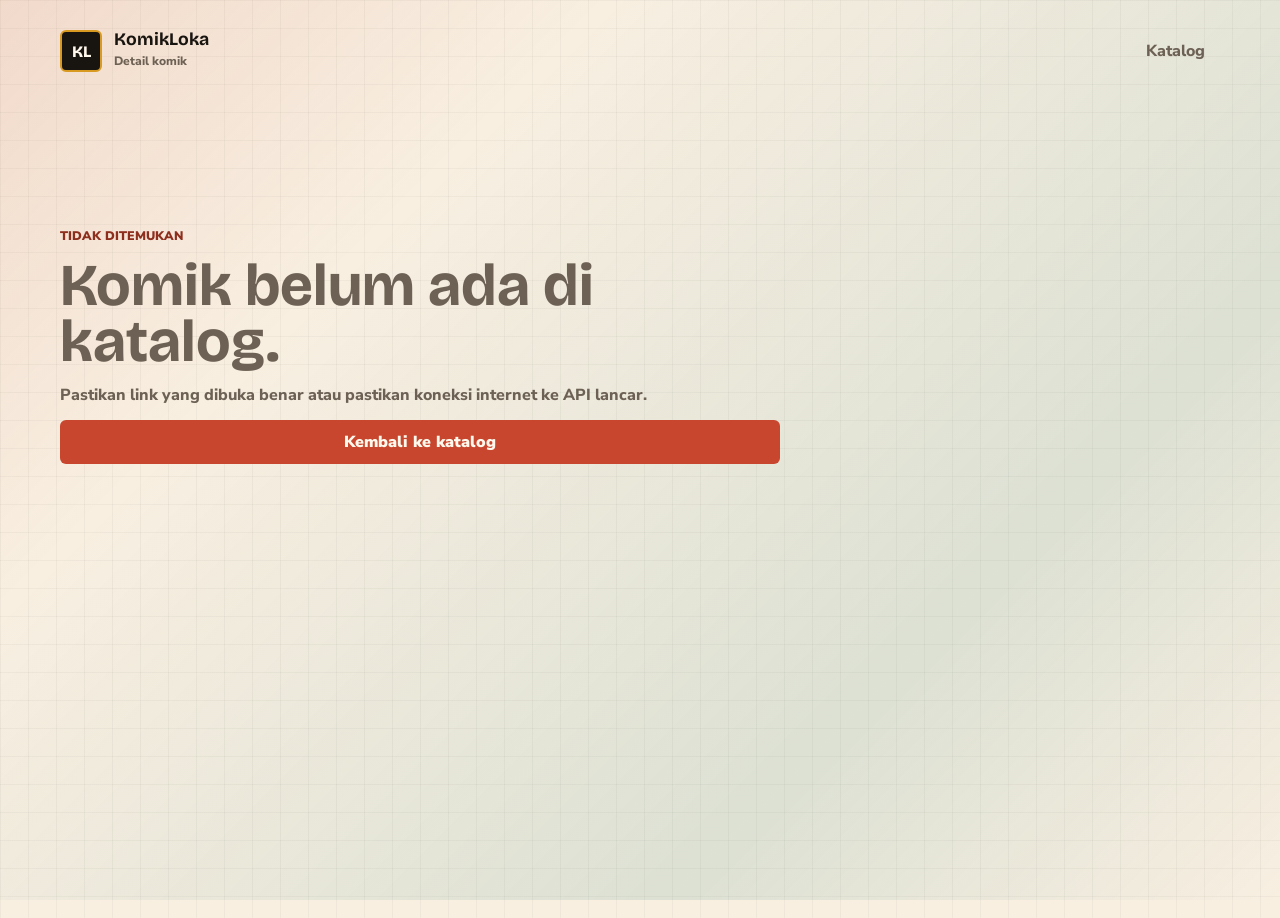
<file: detail.html>
<!DOCTYPE html>
<html lang="id">
<head>
    <meta charset="UTF-8">
    <meta name="viewport" content="width=device-width, initial-scale=1.0">
    <meta name="description" content="Detail komik dan daftar chapter di KomikLoka.">
    <title>Detail Komik - KomikLoka</title>
    <link rel="stylesheet" href="style.css">
</head>
<body>
    <header class="site-header compact">
        <a class="brand" href="./" aria-label="KomikLoka beranda">
            <span class="brand-mark">KL</span>
            <span>
                <strong>KomikLoka</strong>
                <small>Detail komik</small>
            </span>
        </a>
        <nav class="top-nav" aria-label="Navigasi utama">
            <a href="./">Katalog</a>
        </nav>
    </header>

    <main id="detailRoot" class="detail-root">
        <section class="detail-hero" aria-live="polite">
            <div class="detail-cover">
                <img id="detailCover" alt="" loading="eager">
            </div>
            <div class="detail-copy">
                <p class="eyebrow" id="detailType">Memuat</p>
                <h1 id="detailTitle">Memuat detail komik...</h1>
                <p id="detailSummary" class="lead"></p>
                <div class="meta-row" id="detailMeta"></div>
                <div class="tag-list" id="detailTags"></div>
                <div class="action-row">
                    <a class="primary-action" id="startReading" href="#">Mulai baca</a>
                    <button type="button" id="addToLibrary" class="ghost-action">Tambah ke Pustaka</button>
                    <a class="ghost-action" href="./">Kembali</a>
                </div>
            </div>
        </section>

        <section class="chapter-section" aria-labelledby="judul-chapter">
            <div class="section-heading">
                <div>
                    <p class="eyebrow">Chapter</p>
                    <h2 id="judul-chapter">Daftar chapter</h2>
                </div>
                <div class="chapter-actions" aria-label="Pengaturan chapter">
                    <p id="chapterCount" class="result-count">0 chapter</p>
                    <label class="tool-control" for="chapterSort">
                        <span>Urut</span>
                        <select id="chapterSort">
                            <option value="number">Nomor chapter</option>
                            <option value="date">Tanggal update</option>
                            <option value="title">Judul</option>
                        </select>
                    </label>
                    <button class="sort-toggle" type="button" id="chapterDirection">Terbaru dulu</button>
                </div>
            </div>
            
            <div class="chapter-search-wrapper">
                <input 
                    type="search" 
                    id="chapterSearch" 
                    placeholder="Cari chapter..." 
                    autocomplete="off"
                >
                <button type="button" id="clearSearch" class="ghost-action" hidden>✕</button>
            </div>

            <div class="chapter-list" id="chapterList"></div>
            
            <div class="chapter-show-more" id="chapterShowMore" hidden>
                <button type="button" id="showAllChapters" class="ghost-action">
                    <span>Tampilkan semua chapter</span>
                    <span class="arrow-icon">▼</span>
                </button>
            </div>
        </section>

        <section class="comment-section" aria-labelledby="judul-komentar">
            <div class="section-heading">
                <div>
                    <p class="eyebrow">Diskusi</p>
                    <h2 id="judul-komentar">Komentar</h2>
                </div>
                <div class="comment-stats">
                    <p id="commentCount" class="result-count">0 komentar</p>
                    <button type="button" id="sortComments" class="ghost-action" style="font-size: 0.85rem; padding: 6px 12px;">Terbaru</button>
                </div>
            </div>

            <div class="comment-input-area" id="commentInputArea">
                <div class="user-avatar" id="currentUserAvatar">
                    <span>?</span>
                </div>
                <div class="comment-input-wrapper">
                    <div id="loginPrompt" class="login-prompt">
                        <p>Login untuk ikut berdiskusi</p>
                        <a href="login.html" class="primary-action">Login</a>
                    </div>
                    <form id="commentForm" class="comment-form" hidden>
                        <textarea 
                            id="commentText" 
                            rows="3" 
                            maxlength="1000" 
                            placeholder="Apa pendapatmu tentang komik ini?" 
                            required
                        ></textarea>
                        <div class="comment-form-actions">
                            <span class="char-count" id="charCount">0/1000</span>
                            <button type="submit" class="primary-action">Kirim</button>
                        </div>
                    </form>
                </div>
            </div>

            <div class="comments-list" id="commentsList">
                <div class="comments-loading" id="commentsLoading" hidden>
                    <p>Memuat komentar...</p>
                </div>
            </div>
        </section>
    </main>

    <script src="config.js"></script>
    <script src="data.js"></script>
    <script src="auth.js"></script>
    <script src="detail.js"></script>
</body>
</html>
</file>
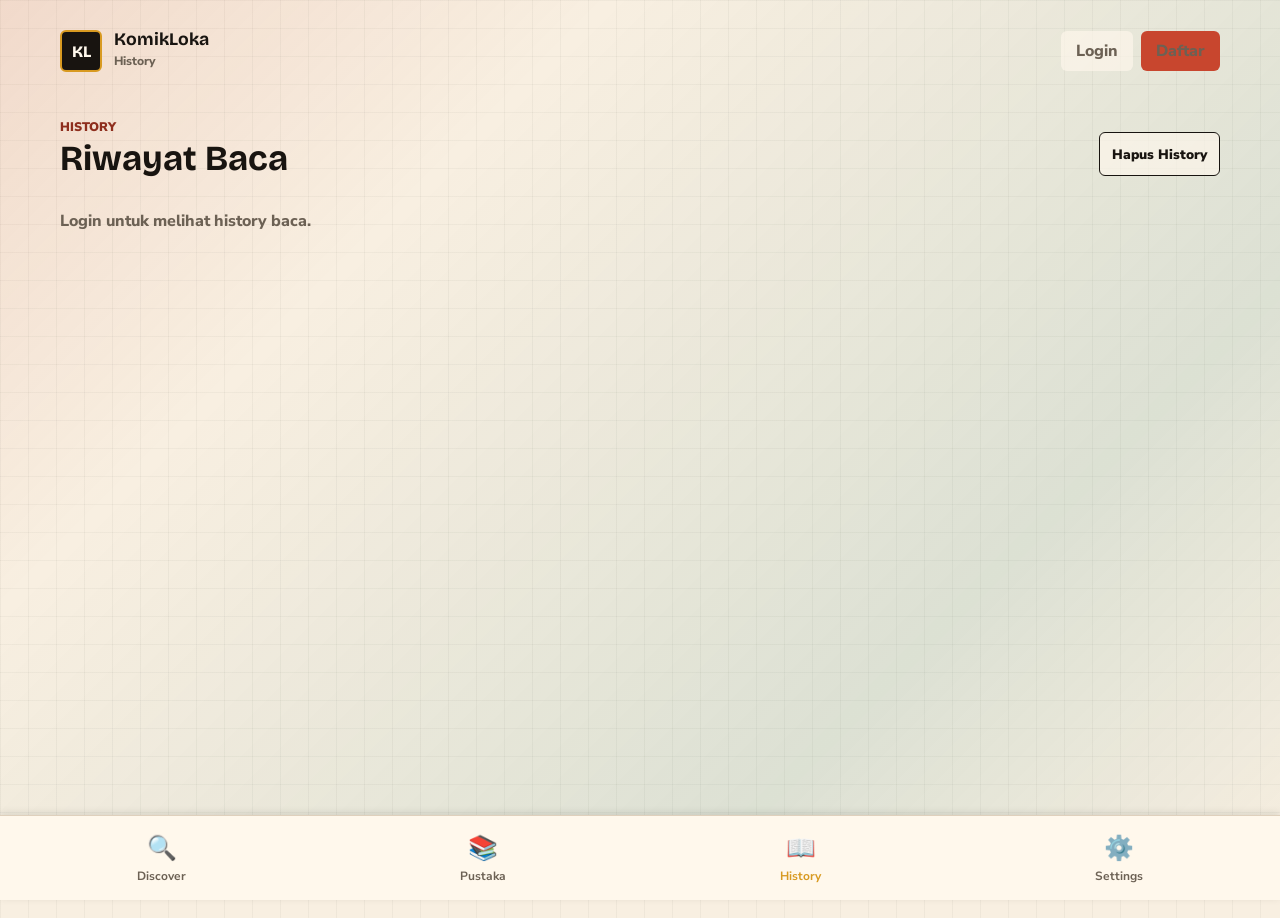
<file: history.html>
<!DOCTYPE html>
<html lang="id">
<head>
    <meta charset="UTF-8">
    <meta name="viewport" content="width=device-width, initial-scale=1.0">
    <meta name="description" content="History baca komik di KomikLoka.">
    <title>History - KomikLoka</title>
    <link rel="stylesheet" href="style.css">
</head>
<body>
    <header class="site-header">
        <a class="brand" href="./" aria-label="KomikLoka beranda">
            <span class="brand-mark">KL</span>
            <span>
                <strong>KomikLoka</strong>
                <small>History</small>
            </span>
        </a>
        <nav class="top-nav" aria-label="Navigasi utama">
            <div id="authNav" style="display: flex; gap: 8px; align-items: center;">
                <a href="login.html" class="ghost-action">Login</a>
                <a href="register.html" class="primary-action">Daftar</a>
            </div>
            <div id="userNav" style="display: none; gap: 8px; align-items: center;">
                <a href="user-profile.html" class="ghost-action" id="profileLink">Profil</a>
                <button id="logoutBtnHeader" class="ghost-action" style="background: none; border: none; cursor: pointer; color: inherit; font-weight: 800; padding: 0 14px;">Logout</button>
            </div>
        </nav>
    </header>

    <main>
        <section class="catalog-section" aria-labelledby="judul-history">
            <div class="section-heading">
                <div>
                    <p class="eyebrow">History</p>
                    <h2 id="judul-history">Riwayat Baca</h2>
                </div>
                <button id="clearHistory" class="ghost-action" style="font-size: 0.85rem; padding: 6px 12px;">Hapus History</button>
            </div>
            <div class="comic-grid" id="comicGrid"></div>
            <p class="empty-state" id="emptyState">Belum ada history baca. Mulai baca komik untuk melihat history.</p>
        </section>
    </main>

    <nav class="bottom-nav" aria-label="Navigasi bawah">
        <a href="./" class="nav-item" data-page="discover">
            <span class="nav-icon">🔍</span>
            <span class="nav-label">Discover</span>
        </a>
        <a href="library.html" class="nav-item" data-page="library">
            <span class="nav-icon">📚</span>
            <span class="nav-label">Pustaka</span>
        </a>
        <a href="history.html" class="nav-item active" data-page="history">
            <span class="nav-icon">📖</span>
            <span class="nav-label">History</span>
        </a>
        <a href="settings.html" class="nav-item" data-page="settings">
            <span class="nav-icon">⚙️</span>
            <span class="nav-label">Settings</span>
        </a>
    </nav>

    <script src="config.js"></script>
    <script src="data.js"></script>
    <script src="auth.js"></script>
    <script>
        (async () => {
            const escapeHtml = (value) => {
                return String(value ?? "")
                    .replaceAll("&", "&amp;")
                    .replaceAll("<", "&lt;")
                    .replaceAll(">", "&gt;")
                    .replaceAll('"', "&quot;")
                    .replaceAll("'", "&#039;");
            };

            const getDetailUrl = (comic) => {
                return `detail.html?id=${encodeURIComponent(comic.id)}`;
            };

            const getReadableChapter = (comic) => {
                return Array.isArray(comic.chapters) && comic.chapters.length > 0
                    ? comic.chapters[0]
                    : null;
            };

            const getReadUrl = (comic) => {
                const chapter = getReadableChapter(comic);
                if (!chapter) return getDetailUrl(comic);
                return `reader.html?id=${encodeURIComponent(comic.id)}&chapter=${encodeURIComponent(chapter.id)}`;
            };

            const formatRelativeTime = (dateString) => {
                const date = new Date(dateString);
                const now = new Date();
                const diffMs = now - date;
                const diffMins = Math.floor(diffMs / 60000);
                const diffHours = Math.floor(diffMs / 3600000);
                const diffDays = Math.floor(diffMs / 86400000);

                if (diffMins < 1) return 'Baru saja';
                if (diffMins < 60) return `${diffMins} menit lalu`;
                if (diffHours < 24) return `${diffHours} jam lalu`;
                if (diffDays < 7) return `${diffDays} hari lalu`;
                
                return date.toLocaleDateString('id-ID', {
                    day: 'numeric',
                    month: 'short',
                    year: 'numeric'
                });
            };

            const renderCard = (comic, lastRead) => {
                const chapter = getReadableChapter(comic);
                const detailUrl = getDetailUrl(comic);
                const readUrl = getReadUrl(comic);
                const genres = (comic.genres || []).slice(0, 3);
                const summary = comic.summary || "Detail chapter dan sinopsis tersedia dari API Komiku.";

                return `
                    <article class="comic-card">
                        <a class="cover-link" href="${detailUrl}">
                            <img src="${escapeHtml(comic.cover)}" alt="Cover ${escapeHtml(comic.title)}" loading="lazy">
                        </a>
                        <div class="comic-card-body">
                            <div class="card-topline">
                                <span>${escapeHtml(comic.type || "Komik")}</span>
                                <span>${escapeHtml(comic.status || "Update")}</span>
                            </div>
                            <h3><a href="${detailUrl}">${escapeHtml(comic.title)}</a></h3>
                            <p style="font-size: 0.8rem; color: var(--muted); margin-bottom: 8px;">Terakhir baca: ${formatRelativeTime(lastRead)}</p>
                            <p>${escapeHtml(summary)}</p>
                            <div class="tag-list">
                                ${genres.map((genre) => `<span>${escapeHtml(genre)}</span>`).join("")}
                            </div>
                            <a class="chapter-pill" href="${readUrl}">${escapeHtml(chapter?.title || "Lihat detail")}</a>
                        </div>
                    </article>
                `;
            };

            const comicGrid = document.getElementById("comicGrid");
            const emptyState = document.getElementById("emptyState");
            const clearHistoryBtn = document.getElementById("clearHistory");

            const renderHistory = async () => {
                const user = auth.getCurrentUser();
                if (!user) {
                    if (comicGrid) comicGrid.innerHTML = "";
                    if (emptyState) emptyState.textContent = "Login untuk melihat history baca.";
                    if (emptyState) emptyState.hidden = false;
                    if (clearHistoryBtn) clearHistoryBtn.hidden = true;
                    return;
                }

                const historyKey = `komikloka:history:${user.username}`;
                const historyData = localStorage.getItem(historyKey);
                const history = historyData ? JSON.parse(historyData) : [];

                if (history.length === 0) {
                    if (comicGrid) comicGrid.innerHTML = "";
                    if (emptyState) emptyState.textContent = "Belum ada history baca. Mulai baca komik untuk melihat history.";
                    if (emptyState) emptyState.hidden = false;
                    if (clearHistoryBtn) clearHistoryBtn.hidden = true;
                    return;
                }

                if (clearHistoryBtn) clearHistoryBtn.hidden = false;

                const comics = window.KomikData ? await window.KomikData.loadLibrary() : [];
                const historyComics = history.map(h => {
                    const comic = comics.find(c => c.id === h.comicId);
                    return comic ? { comic, lastRead: h.lastRead } : null;
                }).filter(Boolean);

                if (comicGrid) {
                    comicGrid.innerHTML = historyComics.map(h => renderCard(h.comic, h.lastRead)).join("");
                }
                if (emptyState) emptyState.hidden = historyComics.length > 0;
            };

            const clearHistory = () => {
                const user = auth.getCurrentUser();
                if (!user) return;

                if (confirm('Hapus semua history baca?')) {
                    const historyKey = `komikloka:history:${user.username}`;
                    localStorage.removeItem(historyKey);
                    renderHistory();
                }
            };

            // Update auth nav
            function updateAuthNav() {
                const authNav = document.getElementById('authNav');
                const userNav = document.getElementById('userNav');
                
                if (auth.isAuthenticated()) {
                    authNav.style.display = 'none';
                    userNav.style.display = 'flex';
                } else {
                    authNav.style.display = 'flex';
                    userNav.style.display = 'none';
                }
            }

            document.getElementById('logoutBtnHeader').addEventListener('click', () => {
                auth.logout();
            });

            if (clearHistoryBtn) {
                clearHistoryBtn.addEventListener('click', clearHistory);
            }

            updateAuthNav();
            renderHistory();

            // Listen for auth changes (custom event + storage event)
            window.addEventListener('authChange', (e) => {
                updateAuthNav();
                renderHistory();
            });

            window.addEventListener('storage', (e) => {
                if (e.key === 'komikloka_user') {
                    updateAuthNav();
                    renderHistory();
                }
            });
        })();
    </script>
</body>
</html>
</file>
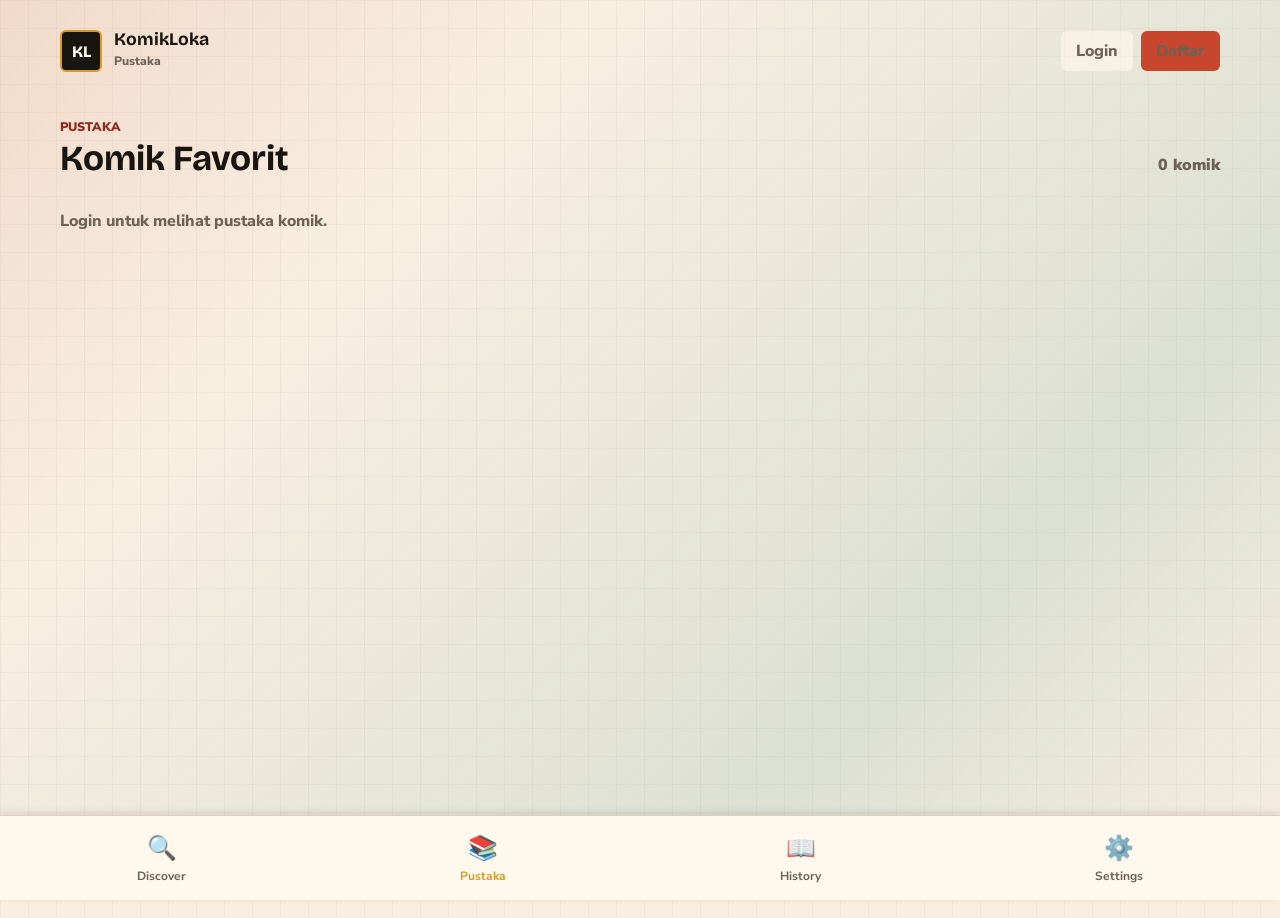
<file: library.html>
<!DOCTYPE html>
<html lang="id">
<head>
    <meta charset="UTF-8">
    <meta name="viewport" content="width=device-width, initial-scale=1.0">
    <meta name="description" content="Pustaka komik di KomikLoka.">
    <title>Pustaka - KomikLoka</title>
    <link rel="stylesheet" href="style.css">
</head>
<body>
    <header class="site-header">
        <a class="brand" href="./" aria-label="KomikLoka beranda">
            <span class="brand-mark">KL</span>
            <span>
                <strong>KomikLoka</strong>
                <small>Pustaka</small>
            </span>
        </a>
        <nav class="top-nav" aria-label="Navigasi utama">
            <div id="authNav" style="display: flex; gap: 8px; align-items: center;">
                <a href="login.html" class="ghost-action">Login</a>
                <a href="register.html" class="primary-action">Daftar</a>
            </div>
            <div id="userNav" style="display: none; gap: 8px; align-items: center;">
                <a href="user-profile.html" class="ghost-action" id="profileLink">Profil</a>
                <button id="logoutBtnHeader" class="ghost-action" style="background: none; border: none; cursor: pointer; color: inherit; font-weight: 800; padding: 0 14px;">Logout</button>
            </div>
        </nav>
    </header>

    <main>
        <section class="catalog-section" aria-labelledby="judul-pustaka">
            <div class="section-heading">
                <div>
                    <p class="eyebrow">Pustaka</p>
                    <h2 id="judul-pustaka">Komik Favorit</h2>
                </div>
                <p id="resultCount" class="result-count">0 komik</p>
            </div>
            <div class="comic-grid" id="comicGrid"></div>
            <p class="empty-state" id="emptyState">Belum ada komik di pustaka. Login dan tambahkan komik ke pustaka.</p>
        </section>
    </main>

    <nav class="bottom-nav" aria-label="Navigasi bawah">
        <a href="./" class="nav-item" data-page="discover">
            <span class="nav-icon">🔍</span>
            <span class="nav-label">Discover</span>
        </a>
        <a href="library.html" class="nav-item active" data-page="library">
            <span class="nav-icon">📚</span>
            <span class="nav-label">Pustaka</span>
        </a>
        <a href="history.html" class="nav-item" data-page="history">
            <span class="nav-icon">📖</span>
            <span class="nav-label">History</span>
        </a>
        <a href="settings.html" class="nav-item" data-page="settings">
            <span class="nav-icon">⚙️</span>
            <span class="nav-label">Settings</span>
        </a>
    </nav>

    <script src="config.js"></script>
    <script src="data.js"></script>
    <script src="auth.js"></script>
    <script>
        (async () => {
            const escapeHtml = (value) => {
                return String(value ?? "")
                    .replaceAll("&", "&amp;")
                    .replaceAll("<", "&lt;")
                    .replaceAll(">", "&gt;")
                    .replaceAll('"', "&quot;")
                    .replaceAll("'", "&#039;");
            };

            const getDetailUrl = (comic) => {
                return `detail.html?id=${encodeURIComponent(comic.id)}`;
            };

            const getReadableChapter = (comic) => {
                return Array.isArray(comic.chapters) && comic.chapters.length > 0
                    ? comic.chapters[0]
                    : null;
            };

            const getReadUrl = (comic) => {
                const chapter = getReadableChapter(comic);
                if (!chapter) return getDetailUrl(comic);
                return `reader.html?id=${encodeURIComponent(comic.id)}&chapter=${encodeURIComponent(chapter.id)}`;
            };

            const renderCard = (comic) => {
                const chapter = getReadableChapter(comic);
                const detailUrl = getDetailUrl(comic);
                const readUrl = getReadUrl(comic);
                const genres = (comic.genres || []).slice(0, 3);
                const summary = comic.summary || "Detail chapter dan sinopsis tersedia dari API Komiku.";

                return `
                    <article class="comic-card">
                        <a class="cover-link" href="${detailUrl}">
                            <img src="${escapeHtml(comic.cover)}" alt="Cover ${escapeHtml(comic.title)}" loading="lazy">
                        </a>
                        <div class="comic-card-body">
                            <div class="card-topline">
                                <span>${escapeHtml(comic.type || "Komik")}</span>
                                <span>${escapeHtml(comic.status || "Update")}</span>
                            </div>
                            <h3><a href="${detailUrl}">${escapeHtml(comic.title)}</a></h3>
                            <p>${escapeHtml(summary)}</p>
                            <div class="tag-list">
                                ${genres.map((genre) => `<span>${escapeHtml(genre)}</span>`).join("")}
                            </div>
                            <a class="chapter-pill" href="${readUrl}">${escapeHtml(chapter?.title || "Lihat detail")}</a>
                        </div>
                    </article>
                `;
            };

            const comicGrid = document.getElementById("comicGrid");
            const emptyState = document.getElementById("emptyState");
            const resultCount = document.getElementById("resultCount");

            const renderLibrary = async () => {
                const user = auth.getCurrentUser();
                if (!user) {
                    if (comicGrid) comicGrid.innerHTML = "";
                    if (emptyState) emptyState.textContent = "Login untuk melihat pustaka komik.";
                    if (emptyState) emptyState.hidden = false;
                    if (resultCount) resultCount.textContent = "0 komik";
                    return;
                }

                const libraryKey = `komikloka:library:${user.username}`;
                const libraryData = localStorage.getItem(libraryKey);
                const libraryIds = libraryData ? JSON.parse(libraryData) : [];

                if (libraryIds.length === 0) {
                    if (comicGrid) comicGrid.innerHTML = "";
                    if (emptyState) emptyState.textContent = "Belum ada komik di pustaka. Tambahkan komik dari halaman detail.";
                    if (emptyState) emptyState.hidden = false;
                    if (resultCount) resultCount.textContent = "0 komik";
                    return;
                }

                const comics = window.KomikData ? await window.KomikData.loadLibrary() : [];
                const libraryComics = comics.filter(comic => libraryIds.includes(comic.id));

                if (comicGrid) {
                    comicGrid.innerHTML = libraryComics.map(renderCard).join("");
                }
                if (emptyState) emptyState.hidden = libraryComics.length > 0;
                if (resultCount) resultCount.textContent = `${libraryComics.length} komik`;
            };

            // Update auth nav
            function updateAuthNav() {
                const authNav = document.getElementById('authNav');
                const userNav = document.getElementById('userNav');
                
                if (auth.isAuthenticated()) {
                    authNav.style.display = 'none';
                    userNav.style.display = 'flex';
                } else {
                    authNav.style.display = 'flex';
                    userNav.style.display = 'none';
                }
            }

            document.getElementById('logoutBtnHeader').addEventListener('click', () => {
                auth.logout();
            });

            updateAuthNav();
            renderLibrary();

            // Listen for auth changes (custom event + storage event)
            window.addEventListener('authChange', (e) => {
                updateAuthNav();
                renderLibrary();
            });

            window.addEventListener('storage', (e) => {
                if (e.key === 'komikloka_user') {
                    updateAuthNav();
                    renderLibrary();
                }
            });
        })();
    </script>
</body>
</html>
</file>
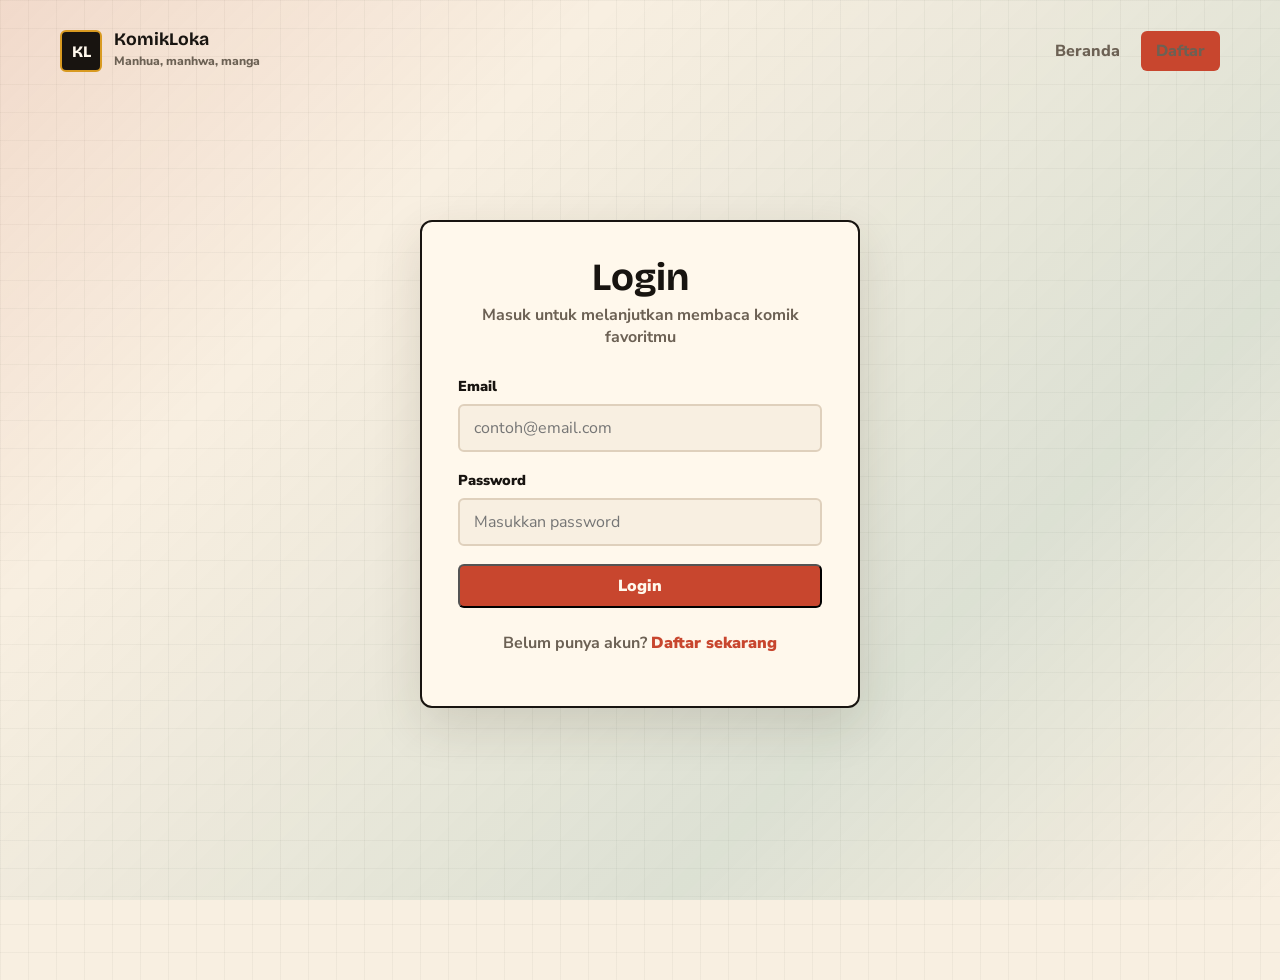
<file: login.html>
<!DOCTYPE html>
<html lang="id">
<head>
    <meta charset="UTF-8">
    <meta name="viewport" content="width=device-width, initial-scale=1.0">
    <title>Login - KomikLoka</title>
    <link rel="stylesheet" href="style.css">
</head>
<body>
    <header class="site-header">
        <a class="brand" href="./" aria-label="KomikLoka beranda">
            <span class="brand-mark">KL</span>
            <span>
                <strong>KomikLoka</strong>
                <small>Manhua, manhwa, manga</small>
            </span>
        </a>
        <nav class="top-nav" aria-label="Navigasi utama">
            <a href="./">Beranda</a>
            <a href="register.html" class="primary-action">Daftar</a>
        </nav>
    </header>

    <main>
        <section class="auth-section">
            <div class="auth-container">
                <div class="auth-header">
                    <h1>Login</h1>
                    <p>Masuk untuk melanjutkan membaca komik favoritmu</p>
                </div>
                
                <form id="loginForm" class="auth-form">
                    <div class="form-group">
                        <label for="email">Email</label>
                        <input 
                            type="email" 
                            id="email" 
                            name="email" 
                            required 
                            placeholder="contoh@email.com"
                            autocomplete="email"
                        >
                    </div>
                    
                    <div class="form-group">
                        <label for="password">Password</label>
                        <input
                            type="password"
                            id="password"
                            name="password"
                            required
                            placeholder="Masukkan password"
                            autocomplete="current-password"
                        >
                    </div>

                    <div id="captchaContainer" class="captcha-container" hidden>
                        <label for="captchaAnswer">Verifikasi: Berapa hasil <span id="captchaQuestion"></span>?</label>
                        <input
                            type="text"
                            id="captchaAnswer"
                            name="captchaAnswer"
                            placeholder="Masukkan jawaban"
                            autocomplete="off"
                        >
                    </div>

                    <div id="loginError" class="error-message" hidden></div>

                    <button type="submit" class="primary-action full-width">Login</button>
                </form>

                <div class="auth-footer">
                    <p>Belum punya akun? <a href="register.html">Daftar sekarang</a></p>
                </div>
            </div>
        </section>
    </main>

    <script src="auth.js"></script>
    <script>
        // Wait for auth to be loaded
        document.addEventListener('DOMContentLoaded', function() {
            // Check if auth is loaded
            if (typeof auth === 'undefined') {
                console.error('Auth object not loaded');
                return;
            }

            // Check if already logged in
            if (auth.isAuthenticated()) {
                window.location.href = './';
            }

            // CAPTCHA logic
            let captchaAnswer = 0;

            const generateCaptcha = () => {
                const num1 = Math.floor(Math.random() * 10) + 1;
                const num2 = Math.floor(Math.random() * 10) + 1;
                captchaAnswer = num1 + num2;
                document.getElementById('captchaQuestion').textContent = `${num1} + ${num2}`;
            };

            const showCaptcha = () => {
                const captchaContainer = document.getElementById('captchaContainer');
                const captchaInput = document.getElementById('captchaAnswer');
                if (captchaContainer && captchaInput) {
                    captchaContainer.hidden = false;
                    captchaInput.required = true;
                    generateCaptcha();
                }
            };

            const hideCaptcha = () => {
                const captchaContainer = document.getElementById('captchaContainer');
                const captchaInput = document.getElementById('captchaAnswer');
                if (captchaContainer && captchaInput) {
                    captchaContainer.hidden = true;
                    captchaInput.required = false;
                    captchaInput.value = '';
                }
            };

            // Handle login form submission
            const loginForm = document.getElementById('loginForm');
            const loginError = document.getElementById('loginError');

            if (!loginForm) {
                console.error('Login form not found');
                return;
            }

            loginForm.addEventListener('submit', (e) => {
                e.preventDefault();

                const email = document.getElementById('email').value.trim();
                const password = document.getElementById('password').value;
                const captchaInput = document.getElementById('captchaAnswer').value;

                console.log('Login attempt:', email);

                // Clear previous error
                loginError.hidden = true;
                loginError.textContent = '';

                // Attempt login
                const result = auth.login(email, password, captchaInput);

                console.log('Login result:', result);

                if (result.success) {
                    // Show welcome message if available
                    if (result.message) {
                        loginError.textContent = result.message;
                        loginError.hidden = false;
                        // Change error message style to success
                        loginError.style.color = 'var(--leaf)';
                        setTimeout(() => {
                            window.location.href = './';
                        }, 2000);
                    } else {
                        // Redirect to home page
                        window.location.href = './';
                    }
                } else if (result.error === 'CAPTCHA_REQUIRED') {
                    // Show CAPTCHA
                    showCaptcha();
                    loginError.textContent = 'Silakan selesaikan verifikasi untuk melanjutkan';
                    loginError.hidden = false;
                } else {
                    // Show error
                    loginError.textContent = result.error;
                    loginError.hidden = false;

                    // Check if CAPTCHA should be shown
                    const failedAttempts = auth.getFailedAttempts(email);
                    if (failedAttempts >= 3) {
                        showCaptcha();
                    }
                }
            });
        });
    </script>
</body>
</html>
</file>
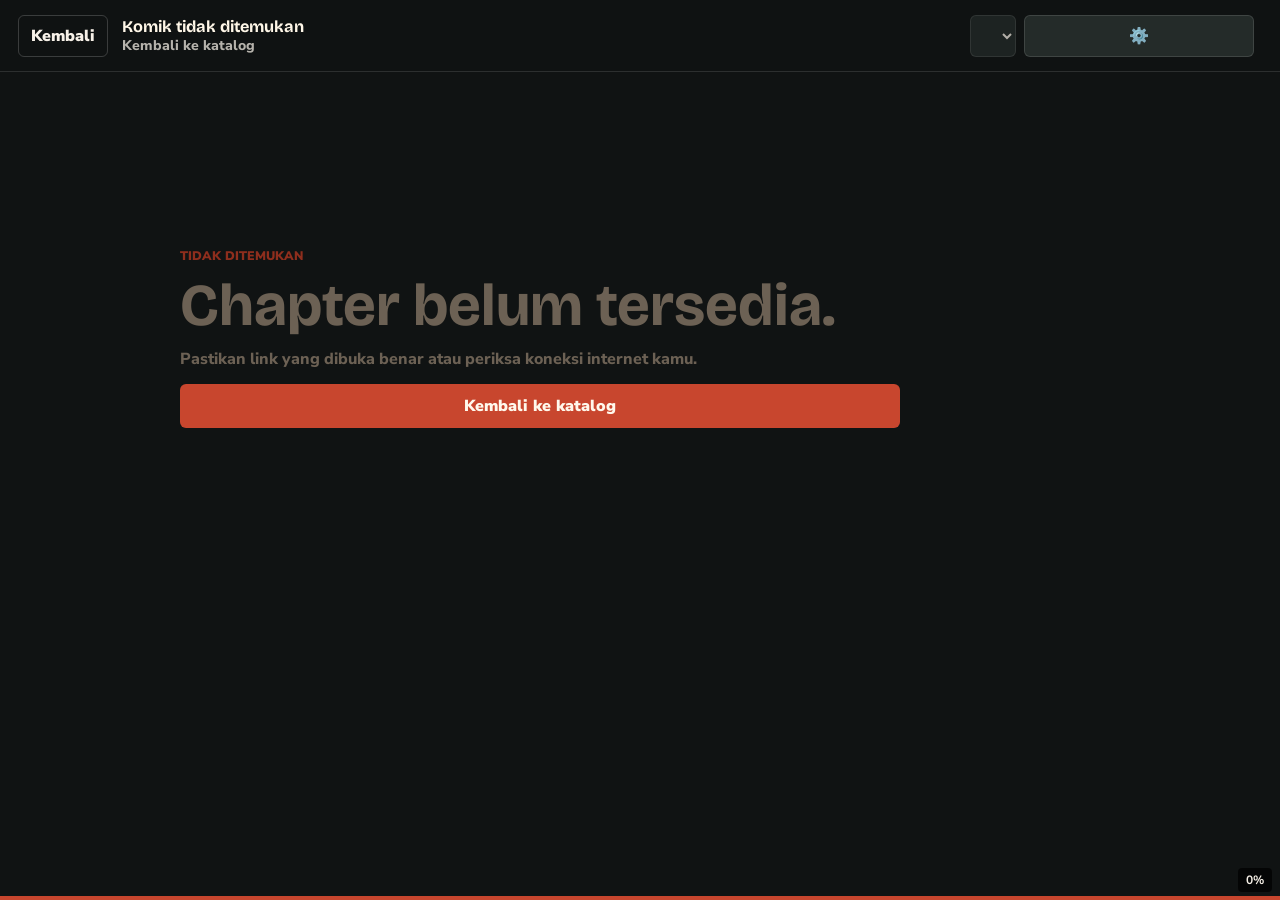
<file: reader.html>
<!DOCTYPE html>
<html lang="id">
<head>
    <meta charset="UTF-8">
    <meta name="viewport" content="width=device-width, initial-scale=1.0">
    <meta name="description" content="Reader KomikLoka untuk membaca chapter komik secara vertikal.">
    <title>Baca Komik - KomikLoka</title>
    <link rel="stylesheet" href="style.css">
</head>
<body class="reader-body">
    <header class="reader-toolbar" id="readerToolbar">
        <a class="toolbar-link" id="backToDetail" href="./">Kembali</a>
        <div class="reader-title">
            <strong id="readerComicTitle">Memuat komik...</strong>
            <span id="readerChapterTitle">Memuat chapter...</span>
        </div>
        <div class="reader-controls">
            <select id="chapterSelect" aria-label="Pilih chapter"></select>
            <button type="button" id="settingsBtn" aria-label="Pengaturan">⚙️</button>
        </div>
    </header>

    <div class="reader-progress" id="readerProgress">
        <div class="progress-bar" id="progressBar"></div>
        <div class="progress-text" id="progressText">0%</div>
    </div>

    <div class="reader-overlay" id="readerOverlay"></div>

    <div class="settings-panel" id="settingsPanel" hidden>
        <div class="settings-content">
            <h3>Pengaturan Baca</h3>
            <div class="setting-item">
                <label for="autoContinue">
                    <input type="checkbox" id="autoContinue" checked>
                    Lanjut otomatis ke chapter berikutnya
                </label>
            </div>
            <div class="setting-item">
                <label for="tapZone">
                    <input type="checkbox" id="tapZone" checked>
                    Zone tap (kiri: sebelumnya, kanan: selanjutnya)
                </label>
            </div>
            <div class="setting-item">
                <label for="doubleTapZoom">
                    <input type="checkbox" id="doubleTapZoom" checked>
                    Zoom dengan double tap
                </label>
            </div>
            <button type="button" id="closeSettings" class="primary-action">Tutup</button>
        </div>
    </div>

    <main class="reader-main">
        <div class="reader-pages" id="readerPages" aria-live="polite"></div>
    </main>

    <script src="config.js"></script>
    <script src="data.js"></script>
    <script src="reader.js"></script>
</body>
</html>
</file>
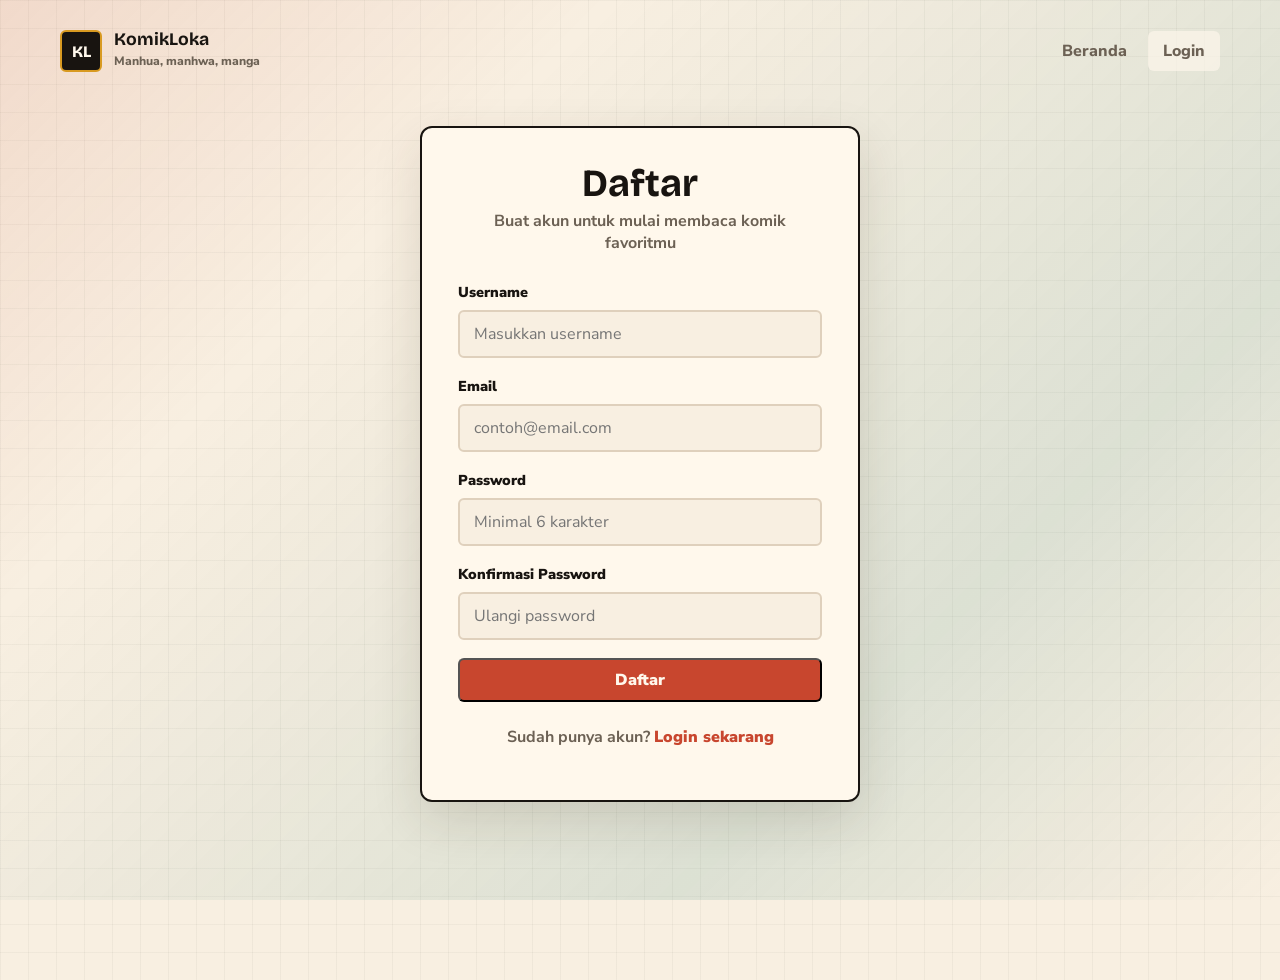
<file: register.html>
<!DOCTYPE html>
<html lang="id">
<head>
    <meta charset="UTF-8">
    <meta name="viewport" content="width=device-width, initial-scale=1.0">
    <title>Daftar - KomikLoka</title>
    <link rel="stylesheet" href="style.css">
</head>
<body>
    <header class="site-header">
        <a class="brand" href="./" aria-label="KomikLoka beranda">
            <span class="brand-mark">KL</span>
            <span>
                <strong>KomikLoka</strong>
                <small>Manhua, manhwa, manga</small>
            </span>
        </a>
        <nav class="top-nav" aria-label="Navigasi utama">
            <a href="./">Beranda</a>
            <a href="login.html" class="ghost-action">Login</a>
        </nav>
    </header>

    <main>
        <section class="auth-section">
            <div class="auth-container">
                <div class="auth-header">
                    <h1>Daftar</h1>
                    <p>Buat akun untuk mulai membaca komik favoritmu</p>
                </div>
                
                <form id="registerForm" class="auth-form">
                    <div class="form-group">
                        <label for="username">Username</label>
                        <input 
                            type="text" 
                            id="username" 
                            name="username" 
                            required 
                            placeholder="Masukkan username"
                            autocomplete="username"
                            minlength="3"
                        >
                    </div>
                    
                    <div class="form-group">
                        <label for="email">Email</label>
                        <input 
                            type="email" 
                            id="email" 
                            name="email" 
                            required 
                            placeholder="contoh@email.com"
                            autocomplete="email"
                        >
                    </div>
                    
                    <div class="form-group">
                        <label for="password">Password</label>
                        <input 
                            type="password" 
                            id="password" 
                            name="password" 
                            required 
                            placeholder="Minimal 6 karakter"
                            autocomplete="new-password"
                            minlength="6"
                        >
                    </div>
                    
                    <div class="form-group">
                        <label for="confirmPassword">Konfirmasi Password</label>
                        <input 
                            type="password" 
                            id="confirmPassword" 
                            name="confirmPassword" 
                            required 
                            placeholder="Ulangi password"
                            autocomplete="new-password"
                        >
                    </div>
                    
                    <div id="registerError" class="error-message" hidden></div>

                    <button type="submit" class="primary-action full-width">Daftar</button>
                </form>

                <div class="auth-footer">
                    <p>Sudah punya akun? <a href="login.html">Login sekarang</a></p>
                </div>
            </div>
        </section>
    </main>

    <script src="auth.js"></script>
    <script>
        // Check if already logged in
        if (auth.isAuthenticated()) {
            window.location.href = './';
        }

        // Handle register form submission
        const registerForm = document.getElementById('registerForm');
        const registerError = document.getElementById('registerError');

        registerForm.addEventListener('submit', (e) => {
            e.preventDefault();

            const username = document.getElementById('username').value.trim();
            const email = document.getElementById('email').value.trim();
            const password = document.getElementById('password').value;
            const confirmPassword = document.getElementById('confirmPassword').value;

            // Clear previous error
            registerError.hidden = true;
            registerError.textContent = '';

            // Validate passwords match
            if (password !== confirmPassword) {
                registerError.textContent = 'Password tidak cocok';
                registerError.hidden = false;
                return;
            }

            // Attempt registration
            const result = auth.register(username, email, password);

            if (result.success) {
                // Auto-login after registration
                auth.login(email, password);
                // Redirect to home page
                window.location.href = './';
            } else {
                // Show error
                registerError.textContent = result.error;
                registerError.hidden = false;
            }
        });
    </script>
</body>
</html>
</file>
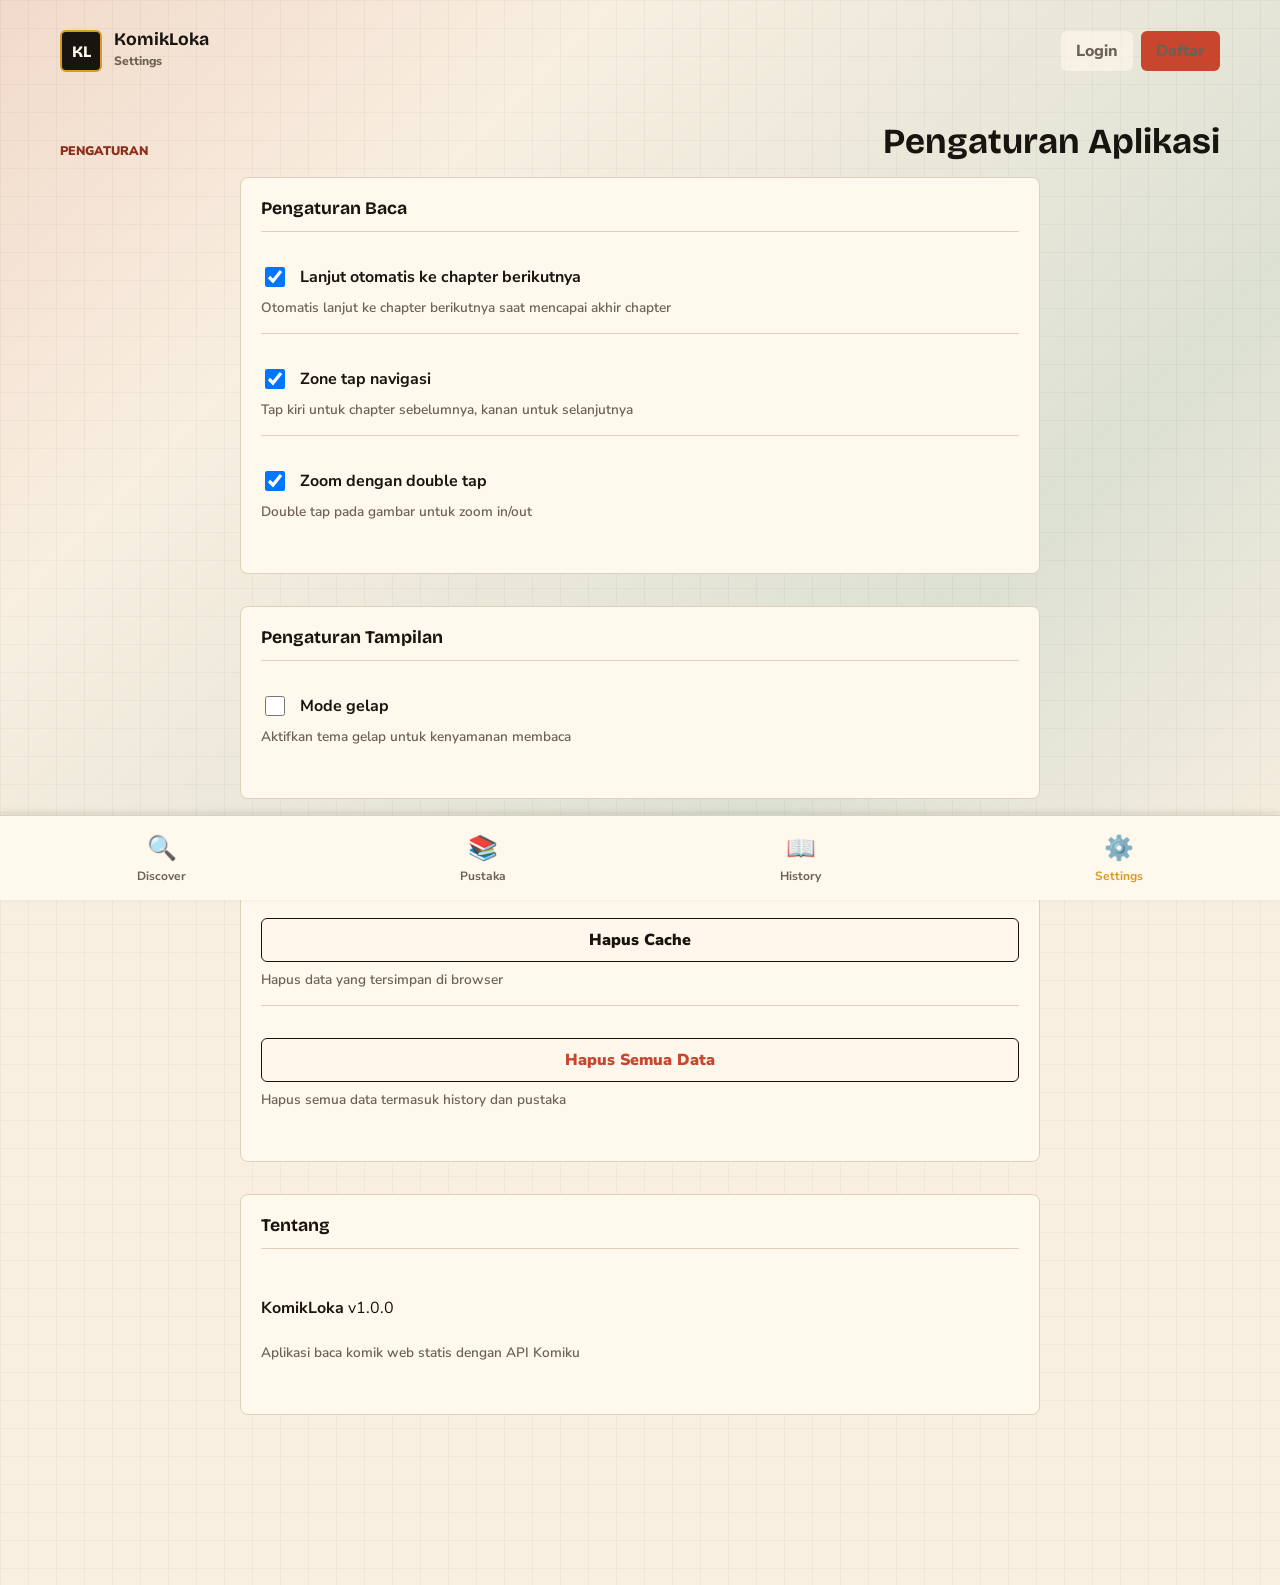
<file: settings.html>
<!DOCTYPE html>
<html lang="id">
<head>
    <meta charset="UTF-8">
    <meta name="viewport" content="width=device-width, initial-scale=1.0">
    <meta name="description" content="Pengaturan aplikasi KomikLoka.">
    <title>Settings - KomikLoka</title>
    <link rel="stylesheet" href="style.css">
</head>
<body>
    <header class="site-header">
        <a class="brand" href="./" aria-label="KomikLoka beranda">
            <span class="brand-mark">KL</span>
            <span>
                <strong>KomikLoka</strong>
                <small>Settings</small>
            </span>
        </a>
        <nav class="top-nav" aria-label="Navigasi utama">
            <div id="authNav" style="display: flex; gap: 8px; align-items: center;">
                <a href="login.html" class="ghost-action">Login</a>
                <a href="register.html" class="primary-action">Daftar</a>
            </div>
            <div id="userNav" style="display: none; gap: 8px; align-items: center;">
                <a href="user-profile.html" class="ghost-action" id="profileLink">Profil</a>
                <button id="logoutBtnHeader" class="ghost-action" style="background: none; border: none; cursor: pointer; color: inherit; font-weight: 800; padding: 0 14px;">Logout</button>
            </div>
        </nav>
    </header>

    <main>
        <section class="settings-section" aria-labelledby="judul-settings">
            <div class="section-heading">
                <p class="eyebrow">Pengaturan</p>
                <h2 id="judul-settings">Pengaturan Aplikasi</h2>
            </div>

            <div class="settings-container">
                <div class="settings-group">
                    <h3>Pengaturan Baca</h3>
                    <div class="setting-item">
                        <label for="autoContinueSetting">
                            <input type="checkbox" id="autoContinueSetting" checked>
                            <span>Lanjut otomatis ke chapter berikutnya</span>
                        </label>
                        <p class="setting-description">Otomatis lanjut ke chapter berikutnya saat mencapai akhir chapter</p>
                    </div>
                    <div class="setting-item">
                        <label for="tapZoneSetting">
                            <input type="checkbox" id="tapZoneSetting" checked>
                            <span>Zone tap navigasi</span>
                        </label>
                        <p class="setting-description">Tap kiri untuk chapter sebelumnya, kanan untuk selanjutnya</p>
                    </div>
                    <div class="setting-item">
                        <label for="doubleTapZoomSetting">
                            <input type="checkbox" id="doubleTapZoomSetting" checked>
                            <span>Zoom dengan double tap</span>
                        </label>
                        <p class="setting-description">Double tap pada gambar untuk zoom in/out</p>
                    </div>
                </div>

                <div class="settings-group">
                    <h3>Pengaturan Tampilan</h3>
                    <div class="setting-item">
                        <label for="darkMode">
                            <input type="checkbox" id="darkMode">
                            <span>Mode gelap</span>
                        </label>
                        <p class="setting-description">Aktifkan tema gelap untuk kenyamanan membaca</p>
                    </div>
                </div>

                <div class="settings-group">
                    <h3>Data & Penyimpanan</h3>
                    <div class="setting-item">
                        <button id="clearCache" class="ghost-action">Hapus Cache</button>
                        <p class="setting-description">Hapus data yang tersimpan di browser</p>
                    </div>
                    <div class="setting-item">
                        <button id="clearAllData" class="ghost-action" style="color: var(--ember);">Hapus Semua Data</button>
                        <p class="setting-description">Hapus semua data termasuk history dan pustaka</p>
                    </div>
                </div>

                <div class="settings-group">
                    <h3>Tentang</h3>
                    <div class="setting-item">
                        <p><strong>KomikLoka</strong> v1.0.0</p>
                        <p class="setting-description">Aplikasi baca komik web statis dengan API Komiku</p>
                    </div>
                </div>
            </div>
        </section>
    </main>

    <nav class="bottom-nav" aria-label="Navigasi bawah">
        <a href="./" class="nav-item" data-page="discover">
            <span class="nav-icon">🔍</span>
            <span class="nav-label">Discover</span>
        </a>
        <a href="library.html" class="nav-item" data-page="library">
            <span class="nav-icon">📚</span>
            <span class="nav-label">Pustaka</span>
        </a>
        <a href="history.html" class="nav-item" data-page="history">
            <span class="nav-icon">📖</span>
            <span class="nav-label">History</span>
        </a>
        <a href="settings.html" class="nav-item active" data-page="settings">
            <span class="nav-icon">⚙️</span>
            <span class="nav-label">Settings</span>
        </a>
    </nav>

    <script src="config.js"></script>
    <script src="auth.js"></script>
    <script>
        // Update auth nav
        function updateAuthNav() {
            const authNav = document.getElementById('authNav');
            const userNav = document.getElementById('userNav');
            
            if (auth.isAuthenticated()) {
                authNav.style.display = 'none';
                userNav.style.display = 'flex';
            } else {
                authNav.style.display = 'flex';
                userNav.style.display = 'none';
            }
        }

        document.getElementById('logoutBtnHeader').addEventListener('click', () => {
            auth.logout();
        });

        // Load settings
        const loadSettings = () => {
            const autoContinue = localStorage.getItem('komikloka:autoContinue') !== 'false';
            const tapZone = localStorage.getItem('komikloka:tapZone') !== 'false';
            const doubleTapZoom = localStorage.getItem('komikloka:doubleTapZoom') !== 'false';
            const darkMode = localStorage.getItem('komikloka:darkMode') === 'true';

            document.getElementById('autoContinueSetting').checked = autoContinue;
            document.getElementById('tapZoneSetting').checked = tapZone;
            document.getElementById('doubleTapZoomSetting').checked = doubleTapZoom;
            document.getElementById('darkMode').checked = darkMode;

            // Apply dark mode
            if (darkMode) {
                document.body.classList.add('dark-mode');
            }
        };

        // Save settings
        const saveSettings = () => {
            const autoContinue = document.getElementById('autoContinueSetting').checked;
            const tapZone = document.getElementById('tapZoneSetting').checked;
            const doubleTapZoom = document.getElementById('doubleTapZoomSetting').checked;
            const darkMode = document.getElementById('darkMode').checked;

            localStorage.setItem('komikloka:autoContinue', autoContinue);
            localStorage.setItem('komikloka:tapZone', tapZone);
            localStorage.setItem('komikloka:doubleTapZoom', doubleTapZoom);
            localStorage.setItem('komikloka:darkMode', darkMode);

            // Apply dark mode
            if (darkMode) {
                document.body.classList.add('dark-mode');
            } else {
                document.body.classList.remove('dark-mode');
            }
        };

        // Clear cache
        const clearCache = () => {
            if (confirm('Hapus cache data komik?')) {
                localStorage.removeItem('komikloka_library_cache');
                alert('Cache berhasil dihapus');
            }
        };

        // Clear all data
        const clearAllData = () => {
            if (confirm('Hapus semua data? Ini akan menghapus history, pustaka, dan pengaturan.')) {
                const user = auth.getCurrentUser();
                if (user) {
                    localStorage.removeItem(`komikloka:library:${user.username}`);
                    localStorage.removeItem(`komikloka:history:${user.username}`);
                }
                localStorage.removeItem('komikloka:autoContinue');
                localStorage.removeItem('komikloka:tapZone');
                localStorage.removeItem('komikloka:doubleTapZoom');
                localStorage.removeItem('komikloka:darkMode');
                alert('Semua data berhasil dihapus');
                loadSettings();
            }
        };

        // Event listeners
        document.getElementById('autoContinueSetting').addEventListener('change', saveSettings);
        document.getElementById('tapZoneSetting').addEventListener('change', saveSettings);
        document.getElementById('doubleTapZoomSetting').addEventListener('change', saveSettings);
        document.getElementById('darkMode').addEventListener('change', saveSettings);
        document.getElementById('clearCache').addEventListener('click', clearCache);
        document.getElementById('clearAllData').addEventListener('click', clearAllData);

        updateAuthNav();
        loadSettings();

        // Listen for auth changes
        window.addEventListener('storage', (e) => {
            if (e.key === 'komikloka_user') {
                updateAuthNav();
            }
        });
    </script>
</body>
</html>
</file>
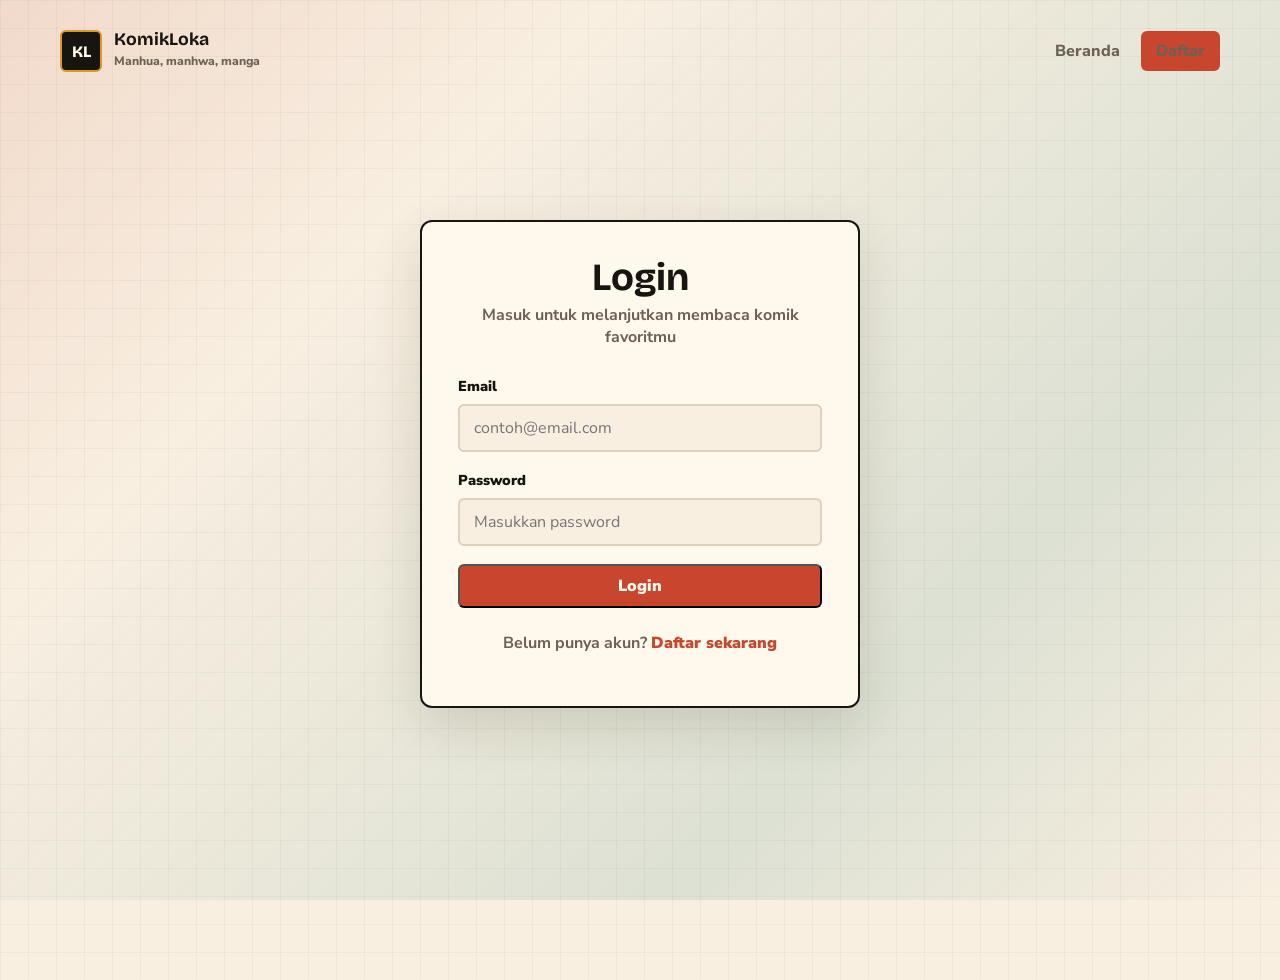
<file: user-profile.html>
<!DOCTYPE html>
<html lang="id">
<head>
    <meta charset="UTF-8">
    <meta name="viewport" content="width=device-width, initial-scale=1.0">
    <title>Profil - KomikLoka</title>
    <link rel="stylesheet" href="style.css">
</head>
<body>
    <header class="site-header">
        <a class="brand" href="./" aria-label="KomikLoka beranda">
            <span class="brand-mark">KL</span>
            <span>
                <strong>KomikLoka</strong>
                <small>Profil</small>
            </span>
        </a>
        <nav class="top-nav" aria-label="Navigasi utama">
            <button id="logoutBtnHeader" class="ghost-action" style="background: none; border: none; cursor: pointer; color: inherit; font-weight: 800; padding: 0 14px;">Logout</button>
        </nav>
    </header>

    <main>
        <section class="profile-section" aria-labelledby="judul-profil">
            <div class="profile-container">
                <div class="profile-header">
                    <div class="profile-avatar" id="profileAvatar">
                        <span id="avatarInitial">?</span>
                    </div>
                    <div class="profile-info">
                        <h1 id="profileUsername">Loading...</h1>
                        <div class="profile-badges" id="profileBadges"></div>
                        <p class="profile-joined">Bergabung sejak <span id="profileJoined">-</span></p>
                    </div>
                </div>

                <div class="profile-stats">
                    <div class="stat-card">
                        <span class="stat-value" id="libraryCount">0</span>
                        <span class="stat-label">Komik di Pustaka</span>
                    </div>
                    <div class="stat-card">
                        <span class="stat-value" id="historyCount">0</span>
                        <span class="stat-label">Chapter Dibaca</span>
                    </div>
                    <div class="stat-card">
                        <span class="stat-value" id="commentCount">0</span>
                        <span class="stat-label">Komentar</span>
                    </div>
                </div>

                <div class="profile-settings">
                    <h2>Pengaturan Profil</h2>

                    <div class="form-group">
                        <label for="editUsername">Username</label>
                        <input type="text" id="editUsername" placeholder="Username baru">
                    </div>

                    <div class="form-group">
                        <label for="editPassword">Password Baru (opsional)</label>
                        <input type="password" id="editPassword" placeholder="Masukkan password baru jika ingin mengubah">
                    </div>

                    <div class="form-group">
                        <label for="currentPassword">Password Saat Ini</label>
                        <input type="password" id="currentPassword" placeholder="Masukkan password saat ini untuk menyimpan perubahan">
                    </div>

                    <button id="saveProfile" class="primary-action full-width">Simpan Perubahan</button>
                    <div id="profileError" class="error-message" hidden></div>
                    <div id="profileSuccess" class="success-message" hidden></div>
                </div>

                <div class="profile-settings owner-only" id="ownerSettings" hidden>
                    <h2>Pengaturan Owner 👑</h2>

                    <div class="form-group">
                        <label for="customWelcomeMessage">Pesan Sambutan Kustom</label>
                        <input type="text" id="customWelcomeMessage" placeholder="Masukkan pesan sambutan kustom">
                    </div>

                    <div class="form-group">
                        <label for="customJoinDate">Tanggal Bergabung Kustom</label>
                        <input type="date" id="customJoinDate">
                    </div>

                    <div class="form-group">
                        <label for="customLibraryCount">Jumlah Pustaka Kustom</label>
                        <input type="number" id="customLibraryCount" placeholder="Masukkan jumlah kustom">
                    </div>

                    <div class="form-group">
                        <label for="customHistoryCount">Jumlah History Kustom</label>
                        <input type="number" id="customHistoryCount" placeholder="Masukkan jumlah kustom">
                    </div>

                    <button id="saveOwnerSettings" class="primary-action full-width">Simpan Pengaturan Owner</button>
                    <div id="ownerSettingsError" class="error-message" hidden></div>
                    <div id="ownerSettingsSuccess" class="success-message" hidden></div>
                </div>

                <div class="profile-danger-zone">
                    <h2>Zona Bahaya</h2>
                    <p class="danger-warning">Tindakan ini tidak dapat dibatalkan.</p>
                    <button id="deleteAccount" class="ghost-action" style="color: var(--ember); border-color: var(--ember);">Hapus Akun</button>
                </div>
            </div>
        </section>
    </main>

    <nav class="bottom-nav" aria-label="Navigasi bawah">
        <a href="./" class="nav-item" data-page="discover">
            <span class="nav-icon">🔍</span>
            <span class="nav-label">Discover</span>
        </a>
        <a href="library.html" class="nav-item" data-page="library">
            <span class="nav-icon">📚</span>
            <span class="nav-label">Pustaka</span>
        </a>
        <a href="history.html" class="nav-item" data-page="history">
            <span class="nav-icon">📖</span>
            <span class="nav-label">History</span>
        </a>
        <a href="settings.html" class="nav-item" data-page="settings">
            <span class="nav-icon">⚙️</span>
            <span class="nav-label">Settings</span>
        </a>
    </nav>

    <script src="config.js"></script>
    <script src="auth.js"></script>
    <script>
        // Check if logged in
        if (!auth.isAuthenticated()) {
            window.location.href = 'login.html';
        }

        const user = auth.getCurrentUser();
        const profileAvatar = document.getElementById('profileAvatar');
        const avatarInitial = document.getElementById('avatarInitial');
        const profileUsername = document.getElementById('profileUsername');
        const profileBadges = document.getElementById('profileBadges');
        const profileJoined = document.getElementById('profileJoined');
        const libraryCount = document.getElementById('libraryCount');
        const historyCount = document.getElementById('historyCount');
        const commentCount = document.getElementById('commentCount');
        const editUsername = document.getElementById('editUsername');
        const editPassword = document.getElementById('editPassword');
        const currentPassword = document.getElementById('currentPassword');
        const saveProfile = document.getElementById('saveProfile');
        const profileError = document.getElementById('profileError');
        const profileSuccess = document.getElementById('profileSuccess');
        const deleteAccount = document.getElementById('deleteAccount');
        const ownerSettings = document.getElementById('ownerSettings');
        const customWelcomeMessage = document.getElementById('customWelcomeMessage');
        const customJoinDate = document.getElementById('customJoinDate');
        const customLibraryCount = document.getElementById('customLibraryCount');
        const customHistoryCount = document.getElementById('customHistoryCount');
        const saveOwnerSettings = document.getElementById('saveOwnerSettings');
        const ownerSettingsError = document.getElementById('ownerSettingsError');
        const ownerSettingsSuccess = document.getElementById('ownerSettingsSuccess');

        // Load profile data
        const loadProfile = () => {
            if (!user) return;

            // Avatar
            const avatarColor = getUserAvatar(user.username);
            profileAvatar.style.background = avatarColor;
            avatarInitial.textContent = user.username.charAt(0).toUpperCase();

            // Username
            profileUsername.textContent = user.username;
            editUsername.value = user.username;

            // Badges
            let badgesHTML = '';
            if (user.isOwner) {
                badgesHTML += '<span class="owner-badge">Owner</span>';
            }
            if (user.isKacung) {
                badgesHTML += '<span class="kacung-badge">Kacung</span>';
            }
            if (user.isVerified) {
                badgesHTML += '<span class="verified-badge">✓ Verified</span>';
            }
            profileBadges.innerHTML = badgesHTML;

            // Show owner settings if owner
            if (user.isOwner) {
                ownerSettings.hidden = false;
                loadOwnerSettings();
            }

            // Joined date
            const users = auth.getUsers();
            const userData = users.find(u => u.id === user.id);
            if (userData && userData.createdAt) {
                const joinedDate = new Date(userData.createdAt);
                profileJoined.textContent = joinedDate.toLocaleDateString('id-ID', {
                    day: 'numeric',
                    month: 'long',
                    year: 'numeric'
                });
            }

            // Stats
            const libraryKey = `komikloka:library:${user.username}`;
            const libraryData = localStorage.getItem(libraryKey);
            const libraryIds = libraryData ? JSON.parse(libraryData) : [];

            const historyKey = `komikloka:history:${user.username}`;
            const historyData = localStorage.getItem(historyKey);
            const history = historyData ? JSON.parse(historyData) : [];

            // Apply custom owner settings if available
            if (user.isOwner) {
                const ownerSettingsData = localStorage.getItem('komikloka:owner_settings');
                if (ownerSettingsData) {
                    const settings = JSON.parse(ownerSettingsData);
                    if (settings.customJoinDate) {
                        profileJoined.textContent = new Date(settings.customJoinDate).toLocaleDateString('id-ID', {
                            day: 'numeric',
                            month: 'long',
                            year: 'numeric'
                        });
                    }
                    if (settings.customLibraryCount !== undefined) {
                        libraryCount.textContent = settings.customLibraryCount;
                    } else {
                        libraryCount.textContent = libraryIds.length;
                    }
                    if (settings.customHistoryCount !== undefined) {
                        historyCount.textContent = settings.customHistoryCount;
                    } else {
                        historyCount.textContent = history.length;
                    }
                } else {
                    libraryCount.textContent = libraryIds.length;
                    historyCount.textContent = history.length;
                }
            } else {
                libraryCount.textContent = libraryIds.length;
                historyCount.textContent = history.length;
            }

            // Count comments across all comics
            let totalComments = 0;
            for (let i = 0; i < localStorage.length; i++) {
                const key = localStorage.key(i);
                if (key.startsWith('komikloka:comments:')) {
                    const comments = JSON.parse(localStorage.getItem(key) || '[]');
                    totalComments += comments.filter(c => c.author === user.username).length;
                }
            }
            commentCount.textContent = totalComments;
        };

        // Get user avatar color
        const getUserAvatar = (username) => {
            const colors = ['#FF6B6B', '#4ECDC4', '#45B7D1', '#96CEB4', '#FFEAA7', '#DDA0DD', '#98D8C8', '#F7DC6F'];
            let hash = 0;
            for (let i = 0; i < username.length; i++) {
                hash = username.charCodeAt(i) + ((hash << 5) - hash);
            }
            return colors[Math.abs(hash) % colors.length];
        };

        // Save profile
        saveProfile.addEventListener('click', () => {
            profileError.hidden = true;
            profileSuccess.hidden = true;

            const newUsername = editUsername.value.trim();
            const newPassword = editPassword.value;
            const currentPass = currentPassword.value;

            if (!currentPass) {
                profileError.textContent = 'Password saat ini wajib diisi untuk menyimpan perubahan';
                profileError.hidden = false;
                return;
            }

            const users = auth.getUsers();
            const userIndex = users.findIndex(u => u.id === user.id);

            if (userIndex === -1) {
                profileError.textContent = 'User tidak ditemukan';
                profileError.hidden = false;
                return;
            }

            // Verify current password
            if (users[userIndex].password !== currentPass) {
                profileError.textContent = 'Password saat ini salah';
                profileError.hidden = false;
                return;
            }

            // Check if username already exists (if changing)
            if (newUsername !== user.username) {
                const usernameExists = users.some(u => u.username.toLowerCase() === newUsername.toLowerCase() && u.id !== user.id);
                if (usernameExists) {
                    profileError.textContent = 'Username sudah digunakan';
                    profileError.hidden = false;
                    return;
                }
            }

            // Update user data
            const updates = {};
            if (newUsername !== user.username) {
                updates.username = newUsername;
            }
            if (newPassword) {
                if (newPassword.length < 6) {
                    profileError.textContent = 'Password minimal 6 karakter';
                    profileError.hidden = false;
                    return;
                }
                updates.password = newPassword;
            }

            const result = auth.updateProfile(updates);

            if (result.success) {
                profileSuccess.textContent = 'Profil berhasil diperbarui';
                profileSuccess.hidden = false;
                editPassword.value = '';
                currentPassword.value = '';
                loadProfile();
            } else {
                profileError.textContent = result.error;
                profileError.hidden = false;
            }
        });

        // Delete account
        deleteAccount.addEventListener('click', () => {
            if (confirm('Apakah Anda yakin ingin menghapus akun? Semua data Anda akan dihapus permanen dan tidak dapat dikembalikan.')) {
                if (confirm('Ini adalah tindakan permanen. Ketik "HAPUS" untuk mengkonfirmasi.')) {
                    const confirmation = prompt('Ketik "HAPUS" untuk mengkonfirmasi penghapusan akun:');
                    if (confirmation === 'HAPUS') {
                        // Delete user data
                        const users = auth.getUsers();
                        const filteredUsers = users.filter(u => u.id !== user.id);
                        localStorage.setItem('komikloka_users', JSON.stringify(filteredUsers));

                        // Delete user's library
                        const libraryKey = `komikloka:library:${user.username}`;
                        localStorage.removeItem(libraryKey);

                        // Delete user's history
                        const historyKey = `komikloka:history:${user.username}`;
                        localStorage.removeItem(historyKey);

                        // Delete user's comments
                        for (let i = 0; i < localStorage.length; i++) {
                            const key = localStorage.key(i);
                            if (key.startsWith('komikloka:comments:')) {
                                const comments = JSON.parse(localStorage.getItem(key) || '[]');
                                const filteredComments = comments.filter(c => c.author !== user.username);
                                localStorage.setItem(key, JSON.stringify(filteredComments));
                            }
                        }

                        // Logout
                        auth.logout();
                    }
                }
            }
        });

        // Logout
        document.getElementById('logoutBtnHeader').addEventListener('click', () => {
            auth.logout();
        });

        // Load owner settings
        const loadOwnerSettings = () => {
            const ownerSettingsData = localStorage.getItem('komikloka:owner_settings');
            if (ownerSettingsData) {
                const settings = JSON.parse(ownerSettingsData);
                customWelcomeMessage.value = settings.customWelcomeMessage || '';
                customJoinDate.value = settings.customJoinDate || '';
                customLibraryCount.value = settings.customLibraryCount || '';
                customHistoryCount.value = settings.customHistoryCount || '';
            }
        };

        // Save owner settings
        saveOwnerSettings.addEventListener('click', () => {
            ownerSettingsError.hidden = true;
            ownerSettingsSuccess.hidden = true;

            const settings = {
                customWelcomeMessage: customWelcomeMessage.value.trim(),
                customJoinDate: customJoinDate.value,
                customLibraryCount: customLibraryCount.value ? parseInt(customLibraryCount.value) : undefined,
                customHistoryCount: customHistoryCount.value ? parseInt(customHistoryCount.value) : undefined,
            };

            localStorage.setItem('komikloka:owner_settings', JSON.stringify(settings));

            ownerSettingsSuccess.textContent = 'Pengaturan owner berhasil disimpan';
            ownerSettingsSuccess.hidden = false;
            loadProfile();
        });

        // Load profile on page load
        loadProfile();
    </script>
</body>
</html>
</file>
<file: style.css>
@import url("https://fonts.googleapis.com/css2?family=Bricolage+Grotesque:wght@600;700;800&family=Nunito+Sans:wght@400;600;700;800&display=swap");

:root {
    --paper: #f8efe1;
    --paper-strong: #fff8ec;
    --ink: #181410;
    --muted: #6c6154;
    --line: #dfd0bc;
    --ember: #c8462e;
    --ember-dark: #8e2e1d;
    --teal: #197d75;
    --gold: #d89a21;
    --fern: #315c3b;
    --night: #151918;
    --white: #ffffff;
    --shadow: 0 18px 50px rgba(57, 40, 24, 0.14);
}

* {
    box-sizing: border-box;
}

html {
    scroll-behavior: smooth;
}

body {
    min-height: 100vh;
    margin: 0;
    color: var(--ink);
    font-family: "Nunito Sans", "Trebuchet MS", sans-serif;
    background:
        linear-gradient(90deg, rgba(24, 20, 16, 0.04) 1px, transparent 1px),
        linear-gradient(180deg, rgba(24, 20, 16, 0.035) 1px, transparent 1px),
        var(--paper);
    background-size: 28px 28px;
}

body::before {
    content: "";
    position: fixed;
    inset: 0;
    pointer-events: none;
    background: linear-gradient(135deg, rgba(200, 70, 46, 0.12), transparent 28%, rgba(25, 125, 117, 0.12) 72%, transparent);
    z-index: -1;
}

a {
    color: inherit;
}

img {
    display: block;
    max-width: 100%;
}

button,
input,
select {
    font: inherit;
}

.site-header {
    width: min(1160px, calc(100% - 32px));
    margin: 18px auto 0;
    display: flex;
    align-items: center;
    justify-content: space-between;
    gap: 16px;
    padding: 12px 0;
}

.site-header.compact {
    margin-bottom: 14px;
}

.brand {
    display: inline-flex;
    align-items: center;
    gap: 12px;
    text-decoration: none;
}

.brand-mark {
    display: grid;
    width: 42px;
    height: 42px;
    place-items: center;
    color: var(--paper-strong);
    font-family: "Bricolage Grotesque", "Georgia", serif;
    font-weight: 800;
    background: var(--ink);
    border: 2px solid var(--gold);
    border-radius: 6px;
}

.brand strong,
h1,
h2,
h3 {
    font-family: "Bricolage Grotesque", "Georgia", serif;
    letter-spacing: 0;
}

.brand strong {
    display: block;
    font-size: 1.1rem;
    line-height: 1;
}

.brand small {
    color: var(--muted);
    font-weight: 800;
    font-size: 0.76rem;
}

.top-nav {
    display: flex;
    align-items: center;
    gap: 6px;
}

.top-nav a {
    min-height: 40px;
    display: inline-flex;
    align-items: center;
    padding: 0 14px;
    border: 1px solid transparent;
    border-radius: 6px;
    color: var(--muted);
    font-weight: 800;
    text-decoration: none;
}

.top-nav a:hover {
    color: var(--ink);
    border-color: var(--line);
    background: rgba(255, 248, 236, 0.72);
}

main {
    width: min(1160px, calc(100% - 32px));
    margin: 0 auto 56px;
}

.reader-dashboard {
    min-height: 390px;
    display: grid;
    grid-template-columns: minmax(0, 1.1fr) minmax(310px, 0.75fr);
    align-items: end;
    gap: 28px;
    padding: 50px 0 34px;
    border-bottom: 2px solid var(--ink);
}

.dashboard-copy h1,
.detail-copy h1,
.empty-page h1 {
    max-width: 780px;
    margin: 8px 0 16px;
    font-size: 3.7rem;
    line-height: 0.94;
}

.eyebrow {
    margin: 0;
    color: var(--ember-dark);
    font-size: 0.78rem;
    font-weight: 900;
    text-transform: uppercase;
}

.lead {
    max-width: 680px;
    margin: 0;
    color: var(--muted);
    font-size: 1.08rem;
    line-height: 1.7;
    font-weight: 700;
}

.search-panel {
    padding: 18px;
    color: var(--paper-strong);
    background: var(--night);
    border: 2px solid var(--ink);
    border-radius: 8px;
    box-shadow: var(--shadow);
}

.search-panel label {
    display: block;
    margin-bottom: 10px;
    font-weight: 900;
}

.search-row {
    display: grid;
    grid-template-columns: minmax(0, 1fr) auto;
    gap: 8px;
}

.search-row input {
    width: 100%;
    min-height: 48px;
    padding: 0 14px;
    border: 1px solid rgba(255, 255, 255, 0.2);
    border-radius: 6px;
    color: var(--paper-strong);
    background: rgba(255, 255, 255, 0.08);
    outline: none;
}

.search-row input:focus {
    border-color: var(--gold);
    box-shadow: 0 0 0 3px rgba(216, 154, 33, 0.24);
}

.search-row button,
.filter-tabs button,
.reader-controls button,
.reader-controls select {
    min-height: 42px;
    border: 0;
    border-radius: 6px;
    font-weight: 900;
    cursor: pointer;
}

.search-row button {
    padding: 0 14px;
    color: var(--ink);
    background: var(--gold);
}

.filter-tabs {
    display: flex;
    flex-wrap: wrap;
    gap: 8px;
    margin-top: 14px;
}

.filter-tabs button {
    padding: 0 13px;
    color: var(--paper-strong);
    background: rgba(255, 255, 255, 0.1);
}

.filter-tabs button.active,
.filter-tabs button:hover {
    color: var(--ink);
    background: var(--paper-strong);
}

.genre-tabs {
    display: flex;
    flex-wrap: wrap;
    gap: 6px;
    margin-top: 10px;
    max-height: 120px;
    overflow-y: auto;
    padding-right: 8px;
}

.genre-tabs::-webkit-scrollbar {
    width: 6px;
}

.genre-tabs::-webkit-scrollbar-track {
    background: rgba(255, 255, 255, 0.05);
    border-radius: 3px;
}

.genre-tabs::-webkit-scrollbar-thumb {
    background: rgba(255, 255, 255, 0.2);
    border-radius: 3px;
}

.genre-tabs::-webkit-scrollbar-thumb:hover {
    background: rgba(255, 255, 255, 0.3);
}

.genre-tabs button {
    padding: 6px 12px;
    font-size: 0.8rem;
    color: var(--paper-strong);
    background: rgba(255, 255, 255, 0.08);
    border: 1px solid rgba(255, 255, 255, 0.1);
    border-radius: 20px;
    transition: all 0.2s;
}

.genre-tabs button.active {
    color: var(--ink);
    background: var(--gold);
    border-color: var(--gold);
}

.genre-tabs button:hover:not(.active) {
    background: rgba(255, 255, 255, 0.15);
    border-color: rgba(255, 255, 255, 0.2);
}

.spotlight {
    display: grid;
    grid-template-columns: 250px minmax(0, 1fr);
    align-items: center;
    gap: 28px;
    padding: 34px 0;
    border-bottom: 1px solid var(--line);
}

.spotlight-art img,
.detail-cover img,
.cover-link img {
    width: 100%;
    aspect-ratio: 2 / 3;
    object-fit: cover;
    background: var(--line);
    border: 2px solid var(--ink);
    border-radius: 8px;
    box-shadow: var(--shadow);
}

.spotlight-content h2,
.section-heading h2,
.chapter-section h2 {
    margin: 6px 0 0;
    font-size: 2.2rem;
    line-height: 1;
}

.spotlight-content p:not(.eyebrow) {
    max-width: 720px;
    color: var(--muted);
    font-size: 1.02rem;
    line-height: 1.65;
    font-weight: 700;
}

.meta-row,
.action-row,
.tag-list {
    display: flex;
    flex-wrap: wrap;
    gap: 8px;
    align-items: center;
}

.meta-row span,
.tag-list span {
    display: inline-flex;
    min-height: 32px;
    align-items: center;
    padding: 0 10px;
    border: 1px solid var(--line);
    border-radius: 6px;
    color: var(--muted);
    background: rgba(255, 248, 236, 0.62);
    font-size: 0.86rem;
    font-weight: 900;
}

.action-row {
    margin-top: 18px;
}

.primary-action,
.ghost-action,
.chapter-pill {
    min-height: 44px;
    display: inline-flex;
    align-items: center;
    justify-content: center;
    padding: 0 16px;
    border-radius: 6px;
    font-weight: 900;
    text-decoration: none;
}

.primary-action {
    color: var(--paper-strong);
    background: var(--ember);
}

.primary-action:hover {
    background: var(--ember-dark);
}

.ghost-action {
    color: var(--ink);
    border: 1px solid var(--ink);
    background: rgba(255, 248, 236, 0.64);
}

.catalog-section,
.chapter-section {
    padding: 34px 0 0;
}

.section-heading {
    display: flex;
    align-items: end;
    justify-content: space-between;
    gap: 16px;
    margin-bottom: 18px;
}

.result-count {
    margin: 0;
    color: var(--muted);
    font-weight: 900;
}

.comic-grid {
    display: grid;
    grid-template-columns: repeat(auto-fill, minmax(205px, 1fr));
    gap: 18px;
}

.comic-card {
    display: grid;
    grid-template-rows: auto 1fr;
    min-width: 0;
    background: var(--paper-strong);
    border: 1px solid var(--line);
    border-radius: 8px;
    overflow: hidden;
    box-shadow: 0 14px 30px rgba(57, 40, 24, 0.1);
}

.cover-link {
    display: block;
    padding: 10px 10px 0;
    text-decoration: none;
}

.cover-link img {
    box-shadow: none;
}

.comic-card-body {
    display: flex;
    flex-direction: column;
    gap: 10px;
    padding: 14px;
}

.card-topline {
    display: flex;
    justify-content: space-between;
    gap: 8px;
    color: var(--ember-dark);
    font-size: 0.78rem;
    font-weight: 900;
}

.comic-card h3 {
    margin: 0;
    font-size: 1.2rem;
    line-height: 1.1;
}

.comic-card h3 a {
    text-decoration: none;
}

.comic-card p {
    margin: 0;
    color: var(--muted);
    font-size: 0.93rem;
    line-height: 1.5;
    font-weight: 700;
}

.comic-card .tag-list {
    margin-top: auto;
}

.chapter-pill {
    min-height: 38px;
    justify-content: flex-start;
    color: var(--paper-strong);
    background: var(--teal);
    font-size: 0.9rem;
}

.empty-state,
.empty-page {
    color: var(--muted);
    font-weight: 800;
}

.detail-root {
    margin-bottom: 60px;
}

.detail-hero {
    display: grid;
    grid-template-columns: minmax(220px, 320px) minmax(0, 1fr);
    gap: 32px;
    align-items: center;
    padding: 36px 0;
    border-top: 2px solid var(--ink);
    border-bottom: 2px solid var(--ink);
}

.detail-copy .meta-row,
.detail-copy .tag-list {
    margin-top: 16px;
}

.chapter-list {
    display: grid;
    gap: 10px;
}

.chapter-search-wrapper {
    position: relative;
    margin: 16px 0;
}

.chapter-search-wrapper input {
    width: 100%;
    min-height: 44px;
    padding: 0 44px 0 14px;
    border: 2px solid var(--line);
    border-radius: 6px;
    background: var(--paper-strong);
    font-size: 0.95rem;
    outline: none;
    transition: border-color 0.2s;
}

.chapter-search-wrapper input:focus {
    border-color: var(--ink);
}

.chapter-search-wrapper button {
    position: absolute;
    right: 8px;
    top: 50%;
    transform: translateY(-50%);
    min-height: 32px;
    width: 32px;
    display: grid;
    place-items: center;
    padding: 0;
    border: 1px solid var(--line);
    border-radius: 4px;
    background: rgba(255, 248, 236, 0.8);
    color: var(--muted);
    font-weight: 900;
    cursor: pointer;
    transition: all 0.2s;
}

.chapter-search-wrapper button:hover {
    border-color: var(--ink);
    color: var(--ink);
    background: rgba(255, 248, 236, 1);
}

.chapter-show-more {
    margin-top: 16px;
    text-align: center;
}

.chapter-show-more button {
    display: inline-flex;
    align-items: center;
    gap: 8px;
    padding: 10px 20px;
    border: 1px solid var(--line);
    border-radius: 6px;
    background: rgba(255, 248, 236, 0.8);
    color: var(--ink);
    font-weight: 800;
    cursor: pointer;
    transition: all 0.2s;
}

.chapter-show-more button:hover {
    border-color: var(--ink);
    background: rgba(255, 248, 236, 1);
    transform: translateY(-1px);
}

.arrow-icon {
    font-size: 0.8rem;
    transition: transform 0.3s ease;
}

.empty-chapters {
    text-align: center;
    padding: 40px 20px;
    color: var(--muted);
    font-weight: 700;
}

.chapter-row {
    display: flex;
    align-items: center;
    justify-content: space-between;
    gap: 18px;
    min-height: 62px;
    padding: 0 16px;
    color: var(--ink);
    text-decoration: none;
    background: rgba(255, 248, 236, 0.78);
    border: 1px solid var(--line);
    border-radius: 8px;
}

.chapter-row:hover {
    border-color: var(--ink);
    transform: translateY(-1px);
}

.chapter-row span {
    font-weight: 900;
}

.chapter-row time {
    color: var(--muted);
    font-size: 0.9rem;
    font-weight: 800;
    white-space: nowrap;
}

.empty-page {
    min-height: 55vh;
    display: grid;
    align-content: center;
    gap: 14px;
    max-width: 720px;
}

.empty-page p,
.empty-page h1 {
    margin: 0;
}

.reader-body {
    color: #f7f1e8;
    background: #101313;
}

.reader-body::before {
    display: none;
}

.reader-toolbar {
    position: sticky;
    top: 0;
    z-index: 20;
    display: grid;
    grid-template-columns: auto minmax(0, 1fr) auto;
    align-items: center;
    gap: 14px;
    min-height: 72px;
    padding: 10px 18px;
    background: rgba(16, 19, 19, 0.96);
    border-bottom: 1px solid rgba(255, 255, 255, 0.12);
    backdrop-filter: blur(12px);
    transition: opacity 0.3s ease, pointer-events 0.3s ease;
}

.toolbar-link {
    min-height: 42px;
    display: inline-flex;
    align-items: center;
    padding: 0 12px;
    color: #f7f1e8;
    border: 1px solid rgba(255, 255, 255, 0.18);
    border-radius: 6px;
    text-decoration: none;
    font-weight: 900;
}

.reader-title {
    min-width: 0;
}

.reader-title strong,
.reader-title span {
    display: block;
    overflow: hidden;
    text-overflow: ellipsis;
    white-space: nowrap;
}

.reader-title strong {
    color: #fff7e8;
    font-family: "Bricolage Grotesque", "Georgia", serif;
    font-size: 1.02rem;
}

.reader-title span {
    color: rgba(247, 241, 232, 0.72);
    font-size: 0.88rem;
    font-weight: 800;
}

.reader-controls {
    display: grid;
    grid-template-columns: auto minmax(160px, 230px) auto;
    gap: 8px;
}

.reader-controls button,
.reader-controls select {
    padding: 0 12px;
    color: #f7f1e8;
    background: #242b29;
    border: 1px solid rgba(255, 255, 255, 0.12);
}

.reader-controls button:not(:disabled):hover,
.reader-controls select:hover {
    border-color: var(--gold);
}

.reader-controls button:disabled {
    opacity: 0.42;
    cursor: not-allowed;
}

.reader-main {
    width: min(920px, 100%);
    margin: 0 auto;
}

.reader-pages {
    min-height: 70vh;
    padding: 18px 0 56px;
}

.reader-loading {
    margin: 80px auto;
    color: rgba(247, 241, 232, 0.78);
    font-weight: 900;
    text-align: center;
}

.reader-page {
    margin: 0;
    background: #0b0d0d;
}

.reader-page img {
    width: 100%;
    min-height: 360px;
    object-fit: cover;
    border: 0;
    transition: transform 0.3s ease;
    cursor: zoom-in;
}

.reader-progress {
    position: fixed;
    bottom: 0;
    left: 0;
    right: 0;
    z-index: 19;
    height: 4px;
    background: rgba(255, 255, 255, 0.1);
    transition: opacity 0.3s ease;
}

.progress-bar {
    height: 100%;
    background: var(--ember);
    transition: width 0.1s ease;
}

.progress-text {
    position: absolute;
    bottom: 8px;
    right: 8px;
    padding: 4px 8px;
    background: rgba(0, 0, 0, 0.7);
    color: #f7f1e8;
    border-radius: 4px;
    font-size: 0.75rem;
    font-weight: 700;
}

.reader-overlay {
    position: fixed;
    inset: 0;
    z-index: 1;
    pointer-events: none;
}

.settings-panel {
    position: fixed;
    top: 50%;
    left: 50%;
    transform: translate(-50%, -50%);
    z-index: 100;
    min-width: 320px;
    max-width: 400px;
    background: var(--paper-strong);
    border: 2px solid var(--ink);
    border-radius: 12px;
    box-shadow: var(--shadow);
    padding: 24px;
}

.settings-content h3 {
    margin: 0 0 20px;
    font-size: 1.5rem;
    color: var(--ink);
}

.setting-item {
    margin-bottom: 16px;
}

.setting-item label {
    display: flex;
    align-items: center;
    gap: 10px;
    cursor: pointer;
    font-weight: 700;
    color: var(--ink);
}

.setting-item input[type="checkbox"] {
    width: 20px;
    height: 20px;
    cursor: pointer;
}

/* Comment System Styles */
.comment-section {
    padding: 34px 0 0;
}

.comment-stats {
    display: flex;
    align-items: center;
    gap: 12px;
}

.comment-input-area {
    display: flex;
    gap: 12px;
    margin: 20px 0;
    padding: 16px;
    background: rgba(255, 248, 236, 0.5);
    border: 1px solid var(--line);
    border-radius: 8px;
}

.user-avatar {
    width: 40px;
    height: 40px;
    display: grid;
    place-items: center;
    border-radius: 50%;
    color: var(--paper-strong);
    font-weight: 800;
    font-size: 1.1rem;
    flex-shrink: 0;
}

.comment-input-wrapper {
    flex: 1;
    min-width: 0;
}

.login-prompt {
    text-align: center;
    padding: 20px;
    color: var(--muted);
}

.login-prompt p {
    margin: 0 0 12px;
    font-weight: 700;
}

.comment-form {
    display: grid;
    gap: 12px;
}

.comment-form textarea {
    width: 100%;
    padding: 12px;
    border: 2px solid var(--line);
    border-radius: 6px;
    background: var(--paper-strong);
    font-family: inherit;
    font-size: 0.95rem;
    resize: vertical;
    outline: none;
    transition: border-color 0.2s;
}

.comment-form textarea:focus {
    border-color: var(--ink);
}

.comment-form-actions {
    display: flex;
    justify-content: space-between;
    align-items: center;
}

.char-count {
    font-size: 0.85rem;
    color: var(--muted);
    font-weight: 700;
}

.comments-list {
    display: grid;
    gap: 16px;
    margin-top: 24px;
}

.empty-comments {
    text-align: center;
    padding: 40px 20px;
    color: var(--muted);
    font-weight: 700;
}

.comments-loading {
    text-align: center;
    padding: 20px;
    color: var(--muted);
    font-weight: 700;
}

.comment-card {
    display: flex;
    gap: 12px;
    padding: 16px;
    background: var(--paper-strong);
    border: 1px solid var(--line);
    border-radius: 8px;
    transition: border-color 0.2s;
}

.comment-card:hover {
    border-color: var(--ink);
}

.comment-avatar {
    width: 36px;
    height: 36px;
    display: grid;
    place-items: center;
    border-radius: 50%;
    color: var(--paper-strong);
    font-weight: 800;
    font-size: 1rem;
    flex-shrink: 0;
}

.comment-content {
    flex: 1;
    min-width: 0;
}

.comment-header {
    display: flex;
    justify-content: space-between;
    align-items: center;
    margin-bottom: 8px;
    gap: 12px;
}

.comment-author {
    display: flex;
    align-items: center;
    gap: 8px;
}

.comment-author strong {
    font-size: 0.95rem;
}

.comment-badge {
    padding: 2px 8px;
    background: var(--ember);
    color: var(--paper-strong);
    border-radius: 4px;
    font-size: 0.7rem;
    font-weight: 900;
    text-transform: uppercase;
}

.comment-time {
    font-size: 0.8rem;
    color: var(--muted);
    font-weight: 700;
    white-space: nowrap;
}

.comment-text {
    margin: 0 0 12px;
    color: var(--ink);
    font-size: 0.95rem;
    line-height: 1.6;
    font-weight: 600;
    word-wrap: break-word;
}

.comment-actions {
    display: flex;
    gap: 8px;
}

.comment-like-btn,
.comment-delete-btn {
    display: inline-flex;
    align-items: center;
    gap: 6px;
    padding: 6px 12px;
    border: 1px solid var(--line);
    border-radius: 6px;
    background: rgba(255, 248, 236, 0.5);
    color: var(--muted);
    font-size: 0.85rem;
    font-weight: 700;
    cursor: pointer;
    transition: all 0.2s;
}

.comment-like-btn:hover,
.comment-delete-btn:hover {
    border-color: var(--ink);
    color: var(--ink);
    background: rgba(255, 248, 236, 0.8);
}

.comment-like-btn.liked {
    background: var(--ember);
    color: var(--paper-strong);
    border-color: var(--ember);
}

.comment-delete-btn {
    color: var(--ember-dark);
}

.comment-delete-btn:hover {
    background: rgba(200, 70, 46, 0.1);
    border-color: var(--ember);
}

.like-count {
    font-weight: 900;
}

/* Bottom Navigation Styles */
.bottom-nav {
    position: fixed;
    bottom: 0;
    left: 0;
    right: 0;
    display: flex;
    justify-content: space-around;
    align-items: center;
    background: var(--paper-strong);
    border-top: 1px solid var(--line);
    padding: 8px 0;
    z-index: 1000;
    box-shadow: 0 -2px 8px rgba(0, 0, 0, 0.1);
}

.nav-item {
    display: flex;
    flex-direction: column;
    align-items: center;
    gap: 4px;
    padding: 8px 16px;
    text-decoration: none;
    color: var(--muted);
    transition: all 0.2s;
    border-radius: 8px;
}

.nav-item:hover {
    background: rgba(255, 248, 236, 0.5);
    color: var(--ink);
}

.nav-item.active {
    color: var(--gold);
    font-weight: 800;
}

.nav-icon {
    font-size: 1.5rem;
}

.nav-label {
    font-size: 0.75rem;
    font-weight: 700;
}

/* Add padding to main content to account for bottom nav */
main {
    padding-bottom: 80px;
}

/* Settings Page Styles */
.settings-section {
    padding: 34px 0;
}

.settings-container {
    display: grid;
    gap: 32px;
    max-width: 800px;
    margin: 0 auto;
}

.settings-group {
    background: var(--paper-strong);
    border: 1px solid var(--line);
    border-radius: 8px;
    padding: 20px;
}

.settings-group h3 {
    margin: 0 0 16px;
    font-size: 1.1rem;
    color: var(--ink);
    border-bottom: 1px solid var(--line);
    padding-bottom: 12px;
}

.settings-group .setting-item {
    display: grid;
    gap: 8px;
    padding: 16px 0;
    border-bottom: 1px solid var(--line);
}

.settings-group .setting-item:last-child {
    border-bottom: none;
}

.settings-group label {
    display: flex;
    align-items: center;
    gap: 12px;
    cursor: pointer;
    font-weight: 700;
}

.settings-group label input[type="checkbox"] {
    width: 20px;
    height: 20px;
    cursor: pointer;
}

.setting-description {
    font-size: 0.85rem;
    color: var(--muted);
    font-weight: 600;
    margin: 0;
}

/* Library button active state */
#addToLibrary.active {
    background: var(--gold);
    color: var(--ink);
    border-color: var(--gold);
}

/* CAPTCHA Styles */
.captcha-container {
    margin-top: 16px;
    padding: 12px;
    background: rgba(255, 248, 236, 0.3);
    border: 1px solid var(--line);
    border-radius: 8px;
}

.captcha-container label {
    font-weight: 700;
    color: var(--ink);
    margin-bottom: 8px;
    display: block;
}

#captchaQuestion {
    font-weight: 900;
    color: var(--gold);
    font-size: 1.1rem;
}

/* Owner Badge Styles */
.owner-badge {
    display: inline-block;
    padding: 2px 8px;
    background: linear-gradient(135deg, #FFD700, #FFA500);
    color: var(--ink);
    font-size: 0.7rem;
    font-weight: 900;
    border-radius: 12px;
    margin-left: 8px;
    text-transform: uppercase;
    letter-spacing: 0.5px;
}

.verified-badge {
    display: inline-block;
    padding: 2px 8px;
    background: linear-gradient(135deg, #4CAF50, #45a049);
    color: white;
    font-size: 0.7rem;
    font-weight: 900;
    border-radius: 12px;
    margin-left: 4px;
}

/* Google Sign-In Button */
.google-signin-btn {
    display: flex;
    align-items: center;
    justify-content: center;
    gap: 12px;
    width: 100%;
    padding: 12px;
    background: white;
    border: 1px solid var(--line);
    border-radius: 8px;
    font-weight: 700;
    color: var(--ink);
    cursor: pointer;
    transition: all 0.2s;
    font-size: 0.95rem;
}

.google-signin-btn:hover {
    background: #f8f9fa;
    border-color: #dadce0;
}

.google-signin-btn svg {
    flex-shrink: 0;
}

/* Auth Divider */
.auth-divider {
    display: flex;
    align-items: center;
    margin: 24px 0;
    color: var(--muted);
    font-size: 0.85rem;
}

.auth-divider::before,
.auth-divider::after {
    content: '';
    flex: 1;
    height: 1px;
    background: var(--line);
}

.auth-divider span {
    padding: 0 16px;
}

/* Profile Page Styles */
.profile-section {
    padding: 34px 0;
}

.profile-container {
    max-width: 800px;
    margin: 0 auto;
}

.profile-header {
    display: flex;
    align-items: center;
    gap: 24px;
    padding: 32px;
    background: var(--paper-strong);
    border: 1px solid var(--line);
    border-radius: 12px;
    margin-bottom: 24px;
}

.profile-avatar {
    width: 80px;
    height: 80px;
    border-radius: 50%;
    display: flex;
    align-items: center;
    justify-content: center;
    font-size: 2rem;
    font-weight: 900;
    color: var(--ink);
    flex-shrink: 0;
}

.profile-info h1 {
    margin: 0 0 8px;
    font-size: 1.5rem;
}

.profile-joined {
    color: var(--muted);
    font-size: 0.9rem;
    margin: 8px 0 0;
}

.profile-stats {
    display: grid;
    grid-template-columns: repeat(3, 1fr);
    gap: 16px;
    margin-bottom: 24px;
}

.stat-card {
    background: var(--paper-strong);
    border: 1px solid var(--line);
    border-radius: 8px;
    padding: 20px;
    text-align: center;
}

.stat-value {
    display: block;
    font-size: 2rem;
    font-weight: 900;
    color: var(--gold);
}

.stat-label {
    font-size: 0.85rem;
    color: var(--muted);
    font-weight: 600;
}

.profile-settings {
    background: var(--paper-strong);
    border: 1px solid var(--line);
    border-radius: 12px;
    padding: 32px;
    margin-bottom: 24px;
}

.profile-settings h2 {
    margin: 0 0 24px;
    font-size: 1.3rem;
}

.profile-danger-zone {
    background: rgba(200, 70, 46, 0.1);
    border: 1px solid var(--ember);
    border-radius: 12px;
    padding: 32px;
}

.profile-danger-zone h2 {
    margin: 0 0 12px;
    font-size: 1.3rem;
    color: var(--ember);
}

.danger-warning {
    color: var(--muted);
    margin-bottom: 16px;
}

.success-message {
    background: rgba(76, 175, 80, 0.1);
    border: 1px solid #4CAF50;
    color: #4CAF50;
    padding: 12px;
    border-radius: 8px;
    margin-top: 16px;
    font-weight: 700;
}

/* Dark Mode */
body.dark-mode {
    --paper: #1a1a1a;
    --paper-strong: #2d2d2d;
    --ink: #f5f5f5;
    --muted: #a0a0a0;
    --line: #404040;
    --gold: #FFD700;
    --ember: #FF6B6B;
    --sky: #4ECDC4;
    --leaf: #96CEB4;
}

body.dark-mode .site-header {
    background: #1a1a1a;
    border-bottom-color: #404040;
}

body.dark-mode .comic-card {
    background: #2d2d2d;
    border-color: #404040;
}

body.dark-mode .comic-card:hover {
    box-shadow: 0 8px 24px rgba(0, 0, 0, 0.4);
}

body.dark-mode .detail-hero {
    background: #2d2d2d;
    border-color: #404040;
}

body.dark-mode .comment-card {
    background: #2d2d2d;
    border-color: #404040;
}

body.dark-mode .settings-group {
    background: #2d2d2d;
    border-color: #404040;
}

body.dark-mode .stat-card {
    background: #2d2d2d;
    border-color: #404040;
}

body.dark-mode .profile-header {
    background: #2d2d2d;
    border-color: #404040;
}

body.dark-mode .profile-settings {
    background: #2d2d2d;
    border-color: #404040;
}

body.dark-mode input,
body.dark-mode textarea,
body.dark-mode select {
    background: #1a1a1a;
    border-color: #404040;
    color: #f5f5f5;
}

body.dark-mode .google-signin-btn {
    background: #2d2d2d;
    border-color: #404040;
    color: #f5f5f5;
}

body.dark-mode .google-signin-btn:hover {
    background: #3d3d3d;
}

/* Catalog Actions */
.catalog-actions {
    display: flex;
    align-items: center;
    gap: 12px;
}

.tool-control {
    display: flex;
    align-items: center;
    gap: 8px;
    font-size: 0.85rem;
}

.tool-control select {
    padding: 6px 12px;
    border: 1px solid var(--line);
    border-radius: 6px;
    background: var(--paper);
    color: var(--ink);
    font-size: 0.85rem;
    cursor: pointer;
}

.tool-control select:hover {
    border-color: var(--gold);
}

body.dark-mode .tool-control select {
    background: #1a1a1a;
    border-color: #404040;
    color: #f5f5f5;
}

/* Kacung Badge */
.kacung-badge {
    background: var(--sky);
    color: white;
    padding: 4px 12px;
    border-radius: 12px;
    font-size: 0.75rem;
    font-weight: 600;
}

/* Owner Settings Section */
.owner-only {
    border: 2px solid var(--gold);
    border-radius: 12px;
    padding: 20px;
    margin-top: 24px;
    background: linear-gradient(135deg, rgba(255, 215, 0, 0.1), rgba(255, 215, 0, 0.05));
}

.owner-only h2 {
    color: var(--gold);
    margin-bottom: 16px;
}

body.dark-mode .owner-only {
    background: linear-gradient(135deg, rgba(255, 215, 0, 0.15), rgba(255, 215, 0, 0.08));
    border-color: var(--gold);
}

@media (max-width: 820px) {
    .site-header {
        align-items: flex-start;
        flex-direction: column;
    }

    .reader-dashboard,
    .spotlight,
    .detail-hero {
        grid-template-columns: 1fr;
    }

    .dashboard-copy h1,
    .detail-copy h1,
    .empty-page h1 {
        font-size: 2.55rem;
        line-height: 1;
    }

    .spotlight {
        align-items: start;
    }

    .spotlight-art,
    .detail-cover {
        max-width: 260px;
    }

    .reader-toolbar {
        grid-template-columns: 1fr;
        align-items: stretch;
    }

    .toolbar-link {
        width: fit-content;
    }

    .reader-controls {
        grid-template-columns: 1fr;
    }
}

.auth-section {
    min-height: calc(100vh - 140px);
    display: grid;
    align-content: center;
    padding: 40px 0;
}

.auth-container {
    max-width: 440px;
    margin: 0 auto;
    padding: 36px;
    background: var(--paper-strong);
    border: 2px solid var(--ink);
    border-radius: 12px;
    box-shadow: var(--shadow);
}

.auth-header {
    margin-bottom: 28px;
    text-align: center;
}

.auth-header h1 {
    margin: 0 0 8px;
    font-size: 2.4rem;
    line-height: 1;
}

.auth-header p {
    margin: 0;
    color: var(--muted);
    font-weight: 700;
}

.auth-form {
    display: grid;
    gap: 18px;
}

.form-group {
    display: grid;
    gap: 8px;
}

.form-group label {
    font-weight: 900;
    font-size: 0.9rem;
}

.form-group input {
    width: 100%;
    min-height: 48px;
    padding: 0 14px;
    border: 2px solid var(--line);
    border-radius: 6px;
    background: var(--paper);
    outline: none;
    transition: border-color 0.2s, box-shadow 0.2s;
}

.form-group input:focus {
    border-color: var(--ink);
    box-shadow: 0 0 0 3px rgba(24, 20, 16, 0.1);
}

.error-message {
    padding: 12px 14px;
    color: var(--ember);
    background: rgba(200, 70, 46, 0.1);
    border: 1px solid var(--ember);
    border-radius: 6px;
    font-weight: 800;
    font-size: 0.9rem;
}

.full-width {
    width: 100%;
}

.auth-footer {
    margin-top: 24px;
    text-align: center;
    color: var(--muted);
    font-weight: 700;
}

.auth-footer a {
    color: var(--ember);
    text-decoration: none;
    font-weight: 900;
}

.auth-footer a:hover {
    text-decoration: underline;
}

@media (max-width: 560px) {
    main,
    .site-header {
        width: min(100% - 22px, 1160px);
    }

    .reader-dashboard {
        min-height: auto;
        padding-top: 28px;
    }

    .dashboard-copy h1,
    .detail-copy h1,
    .empty-page h1 {
        font-size: 2.15rem;
    }

    .lead {
        font-size: 1rem;
    }

    .search-row {
        grid-template-columns: 1fr;
    }

    .section-heading,
    .chapter-row {
        align-items: flex-start;
        flex-direction: column;
    }

    .comic-grid {
        grid-template-columns: repeat(2, minmax(0, 1fr));
        gap: 12px;
    }

    .cover-link {
        padding: 8px 8px 0;
    }

    .comic-card-body {
        padding: 10px;
    }

    .comic-card p,
    .comic-card .tag-list,
    .card-topline span:last-child {
        display: none;
    }

    .chapter-pill {
        width: 100%;
        font-size: 0.82rem;
    }

    .reader-toolbar {
        padding: 9px 10px;
    }

    .auth-container {
        padding: 24px 20px;
    }

    .auth-header h1 {
        font-size: 2rem;
    }
}
</file>
